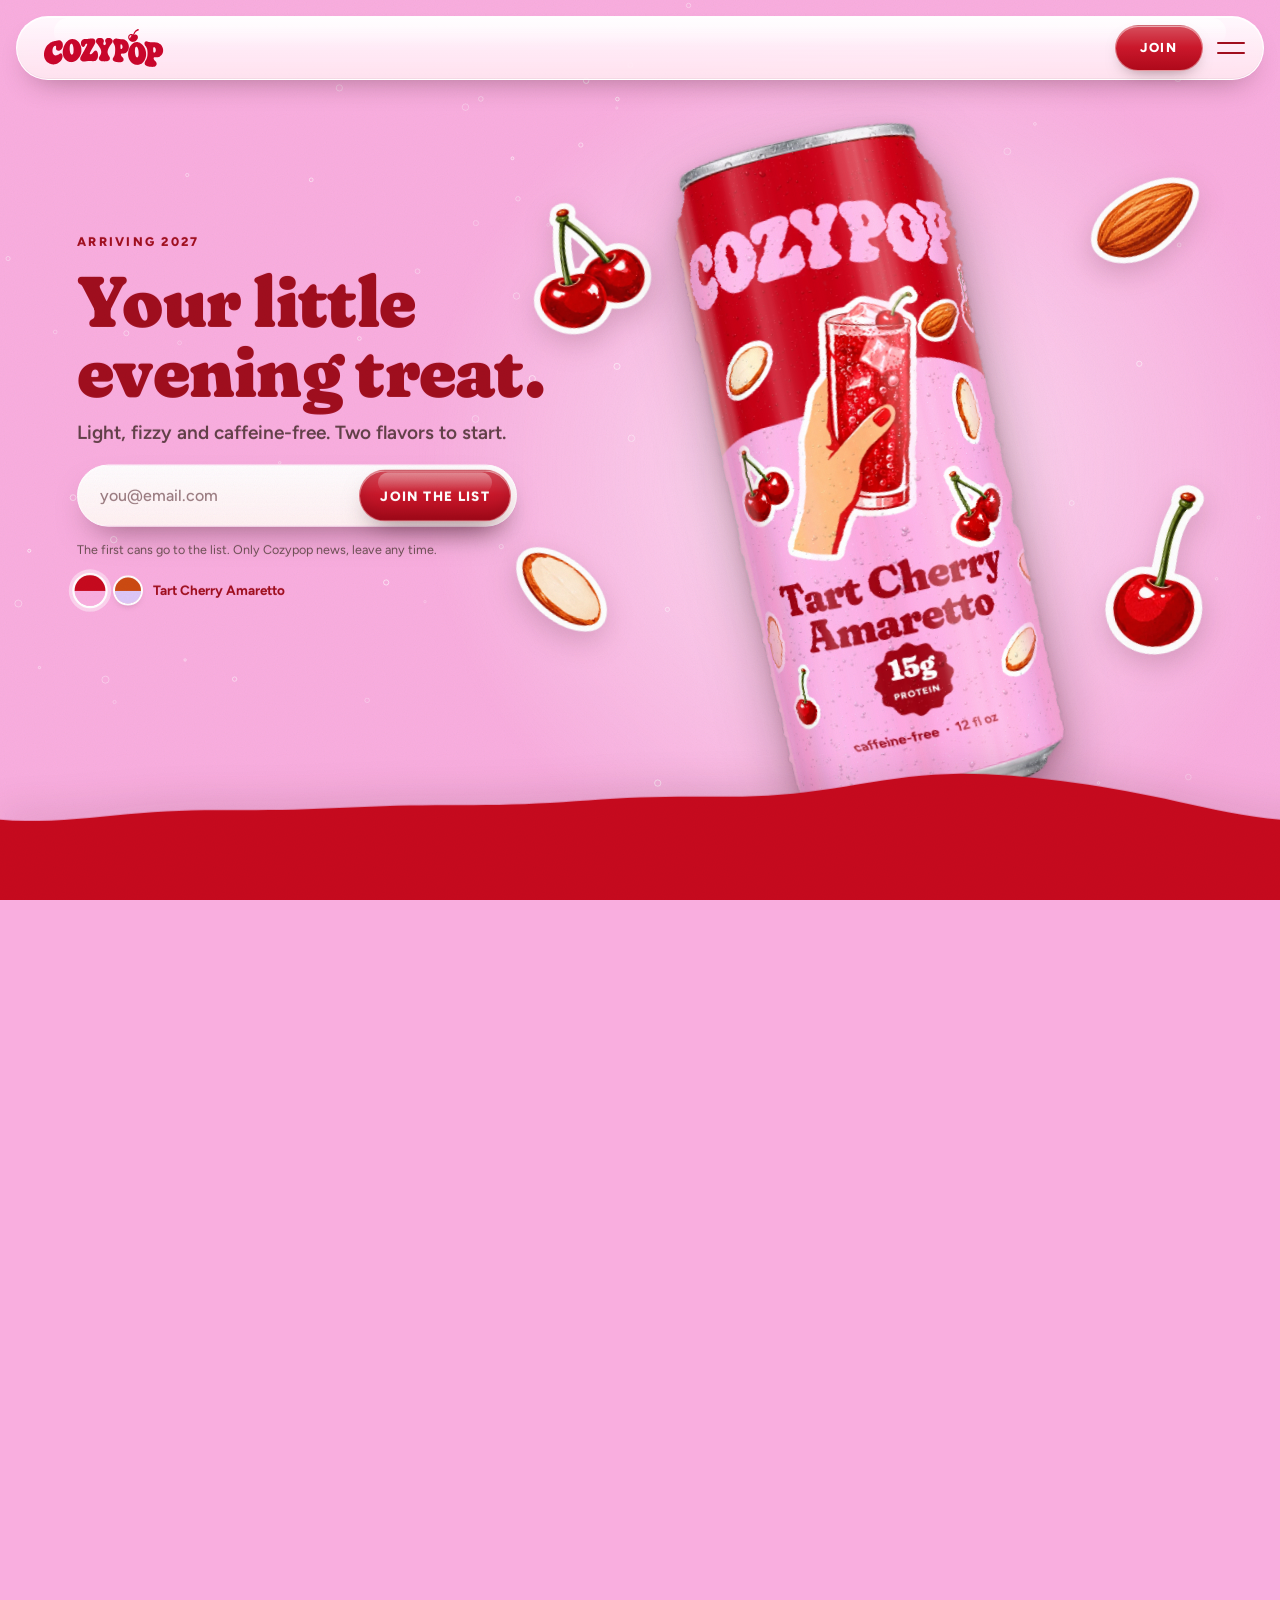
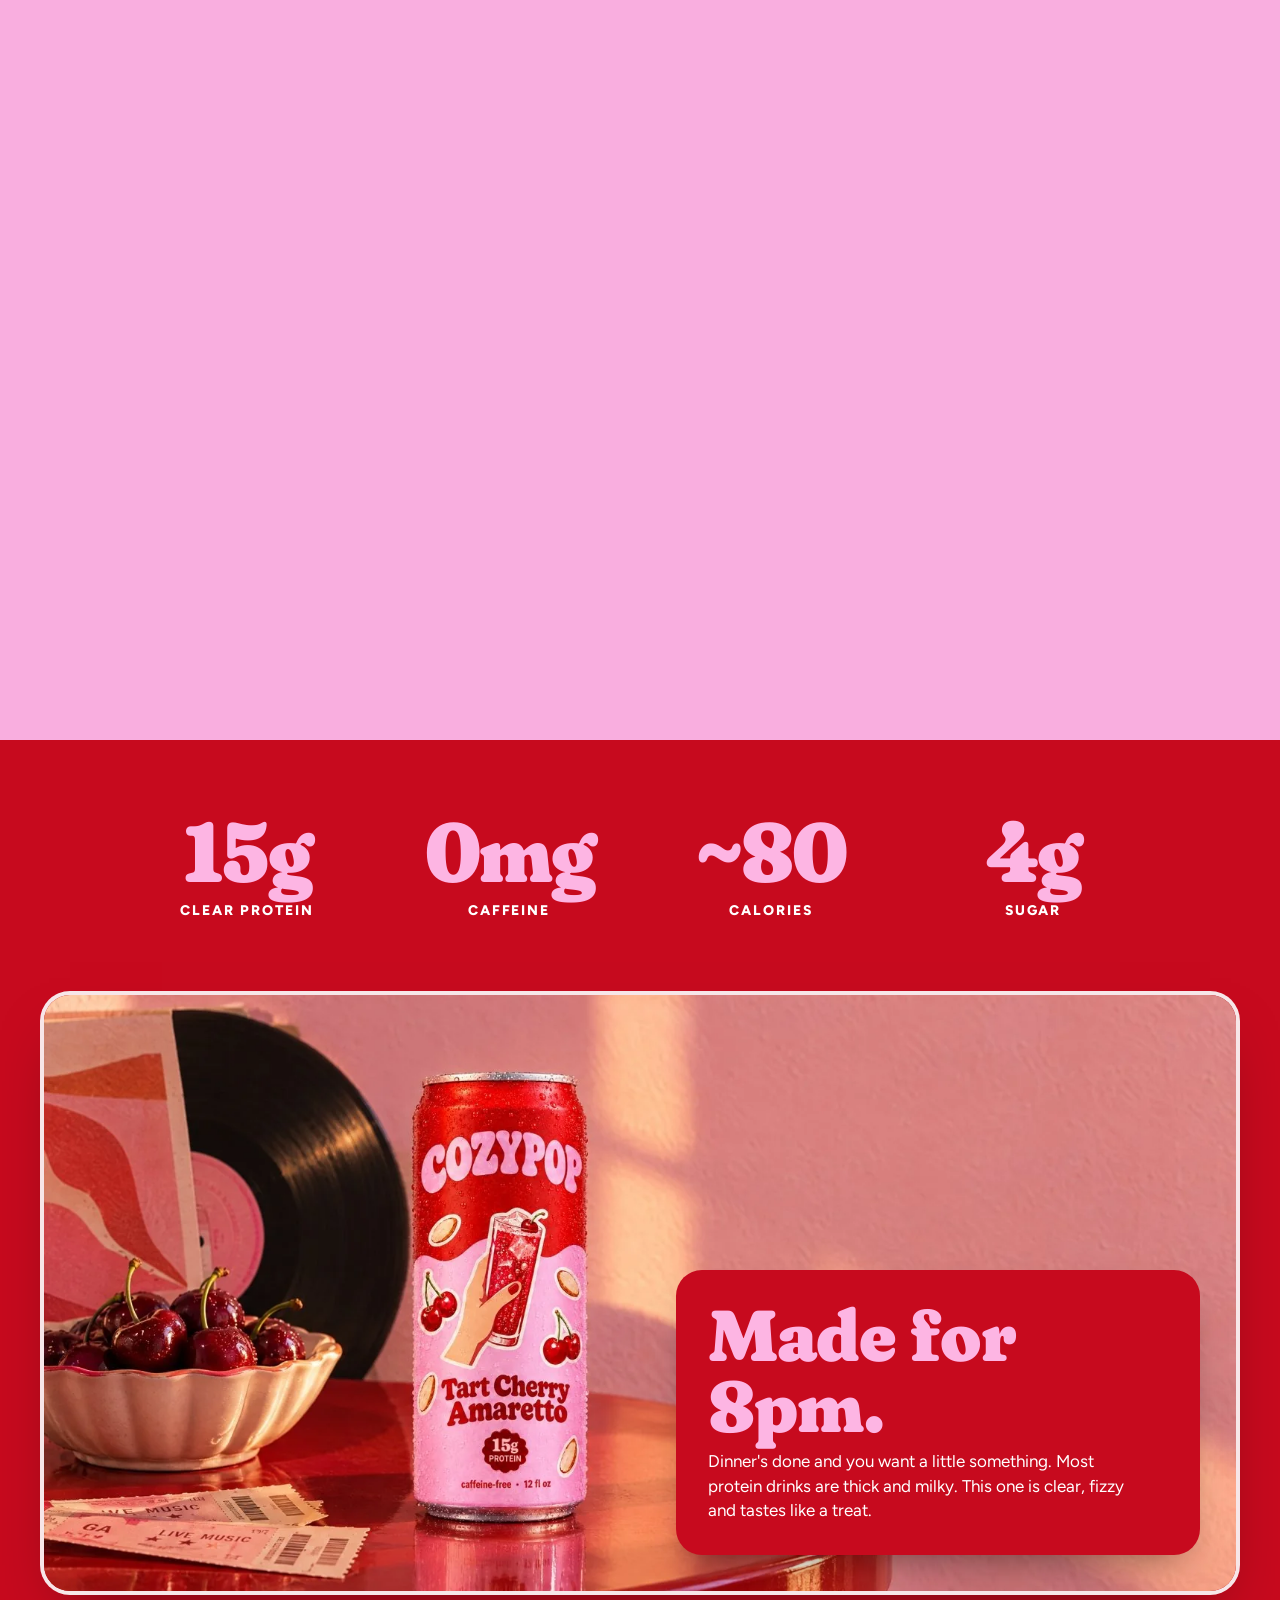
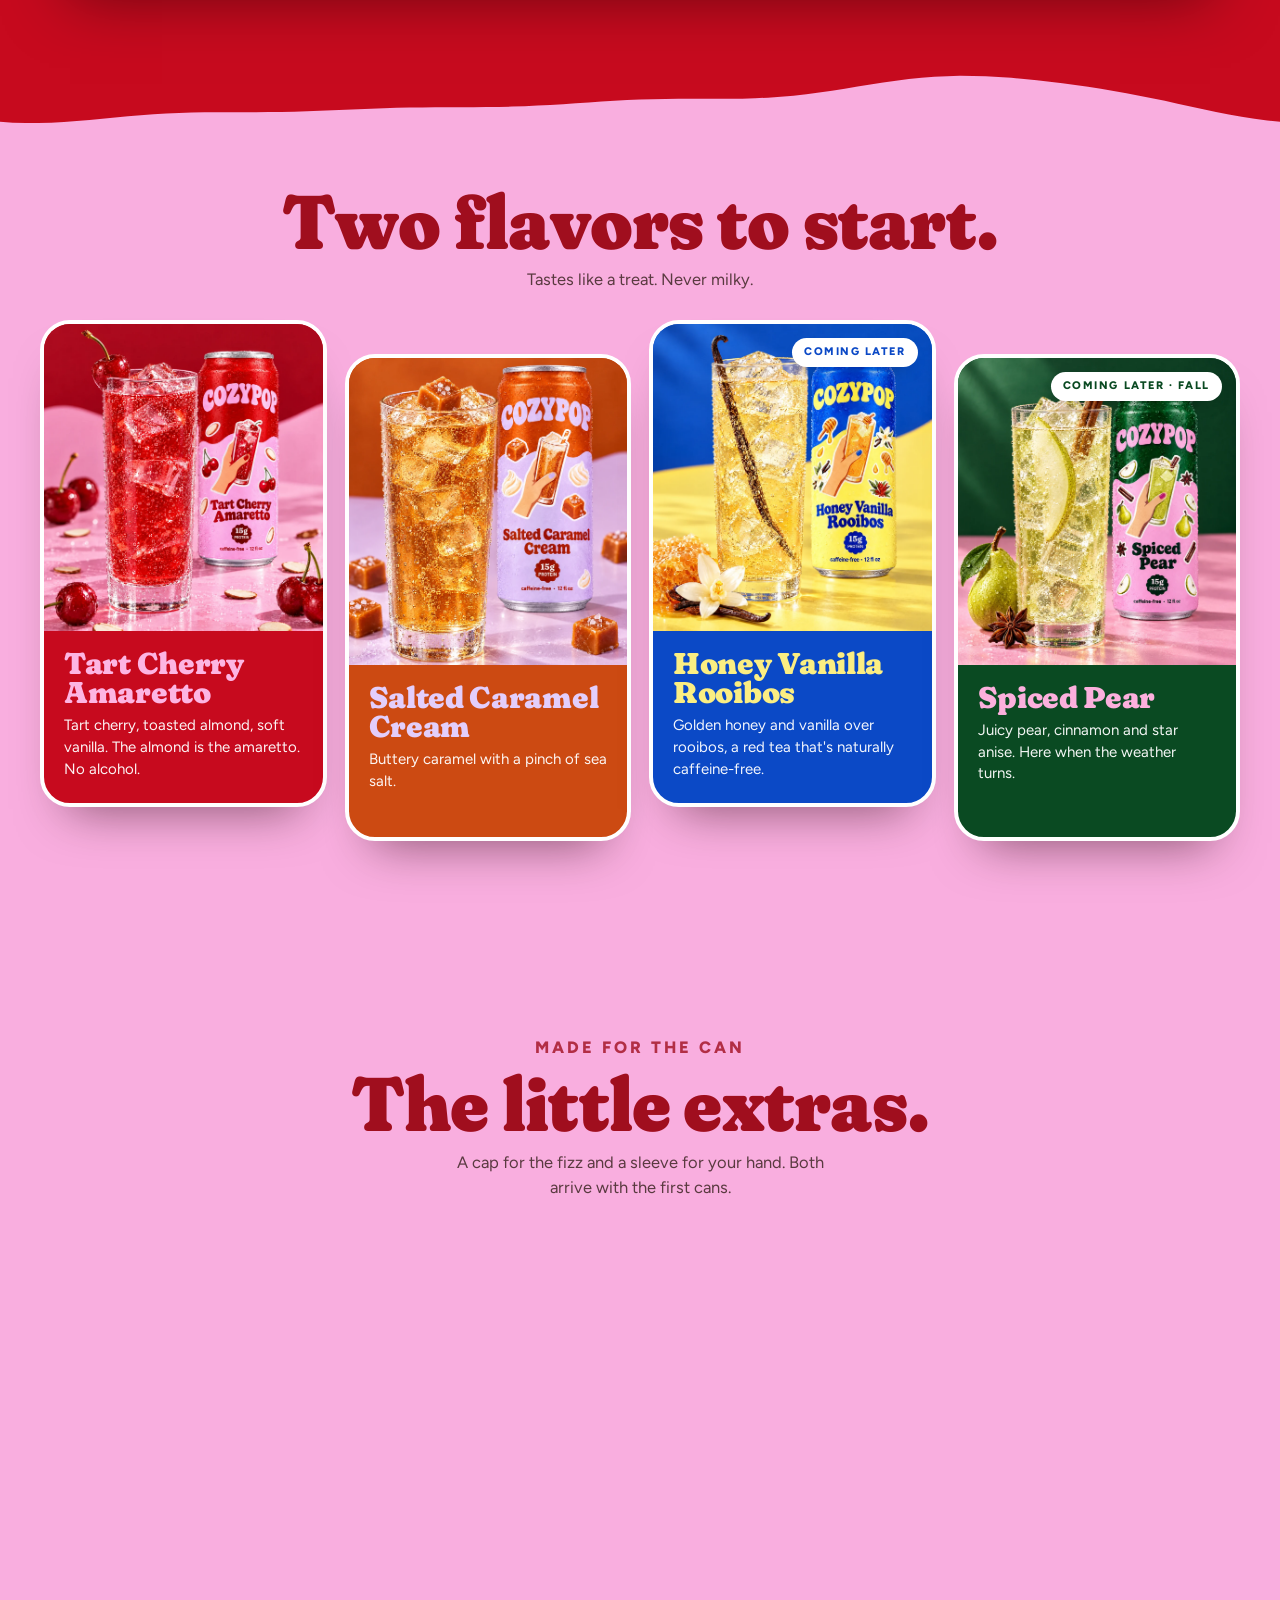
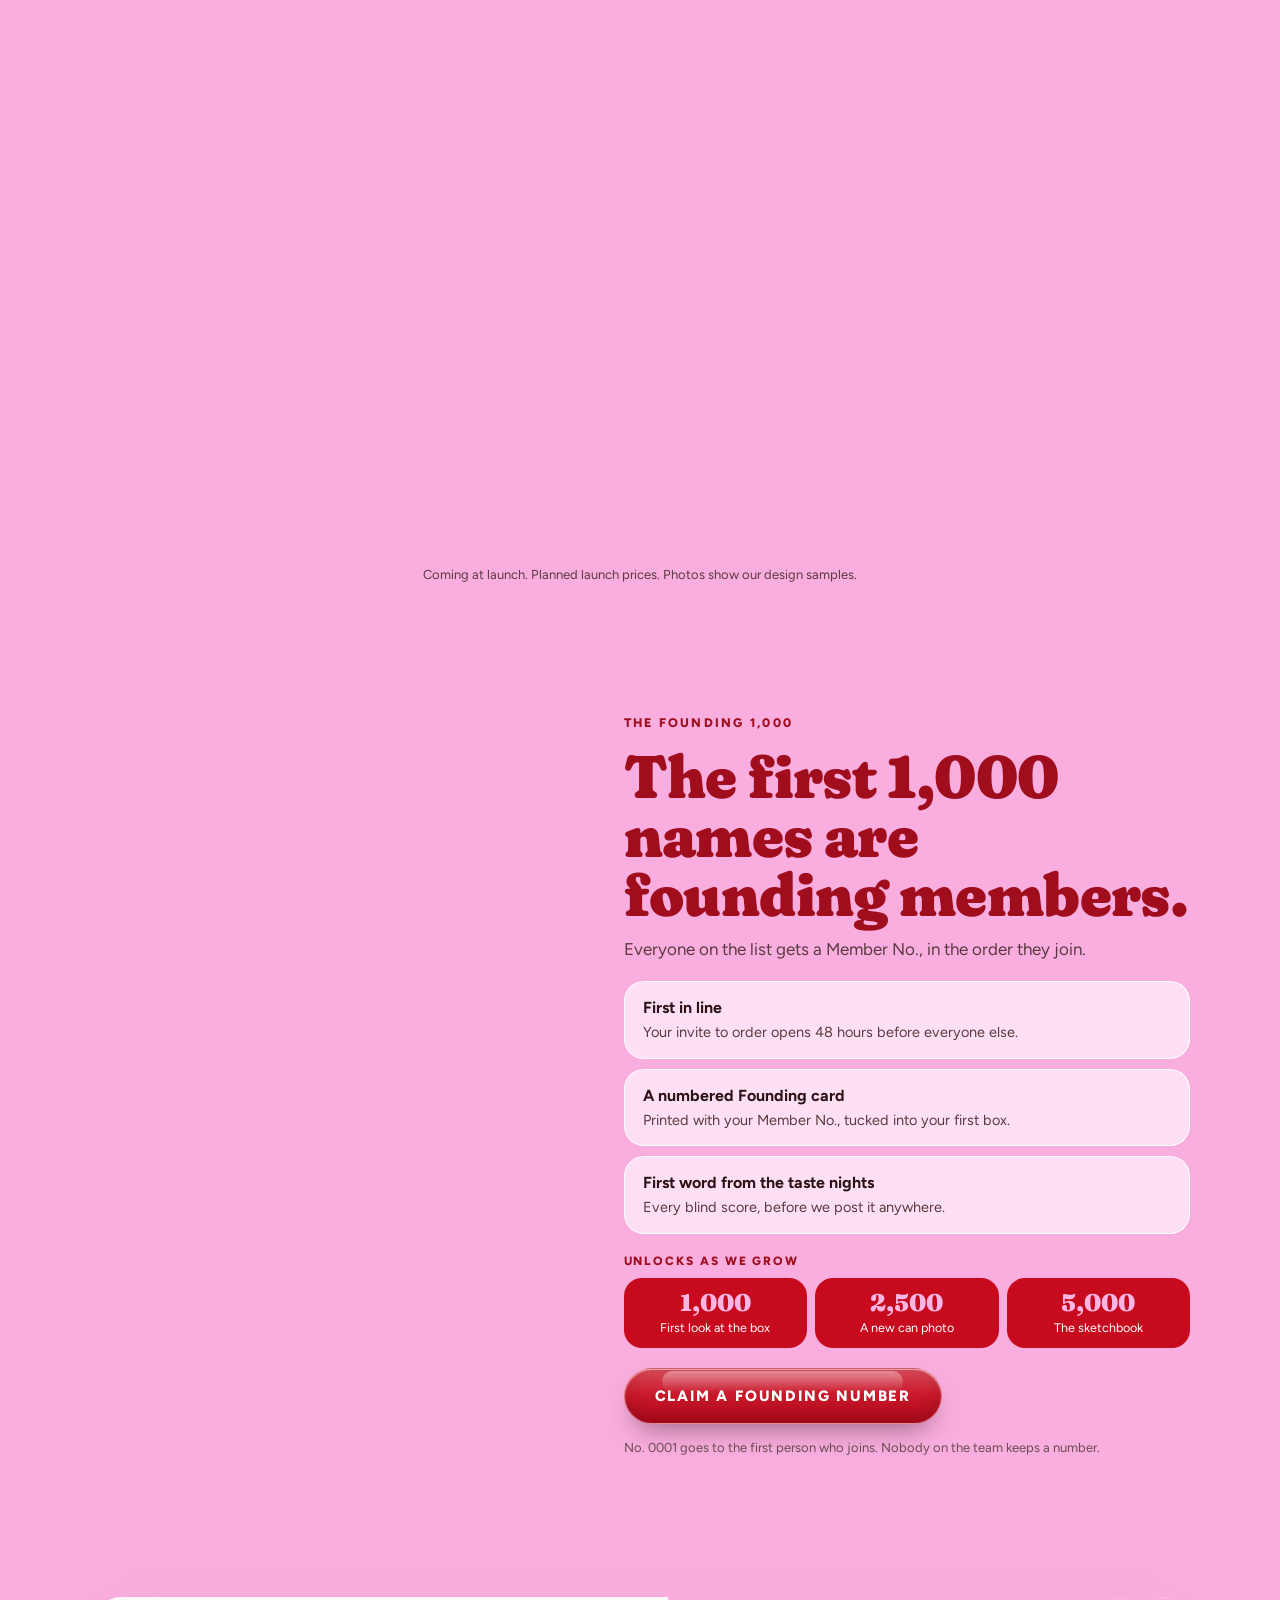
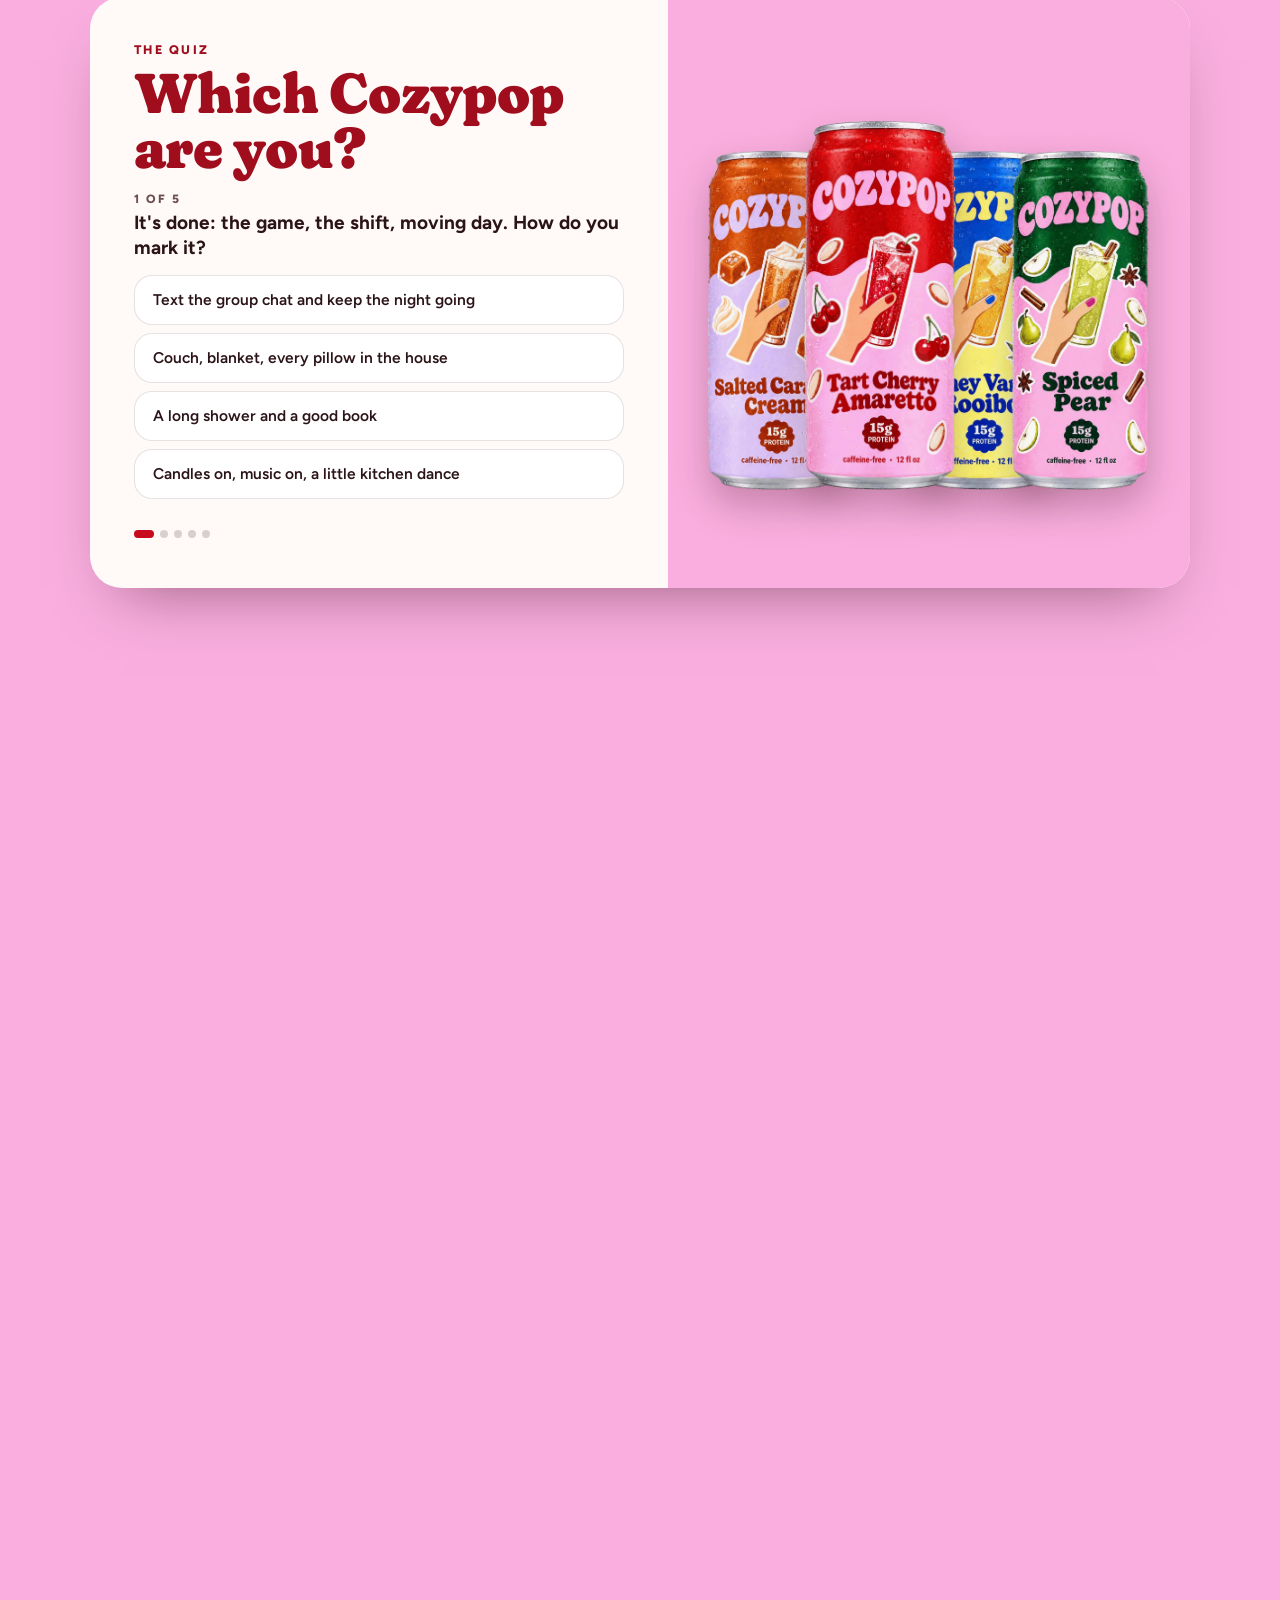
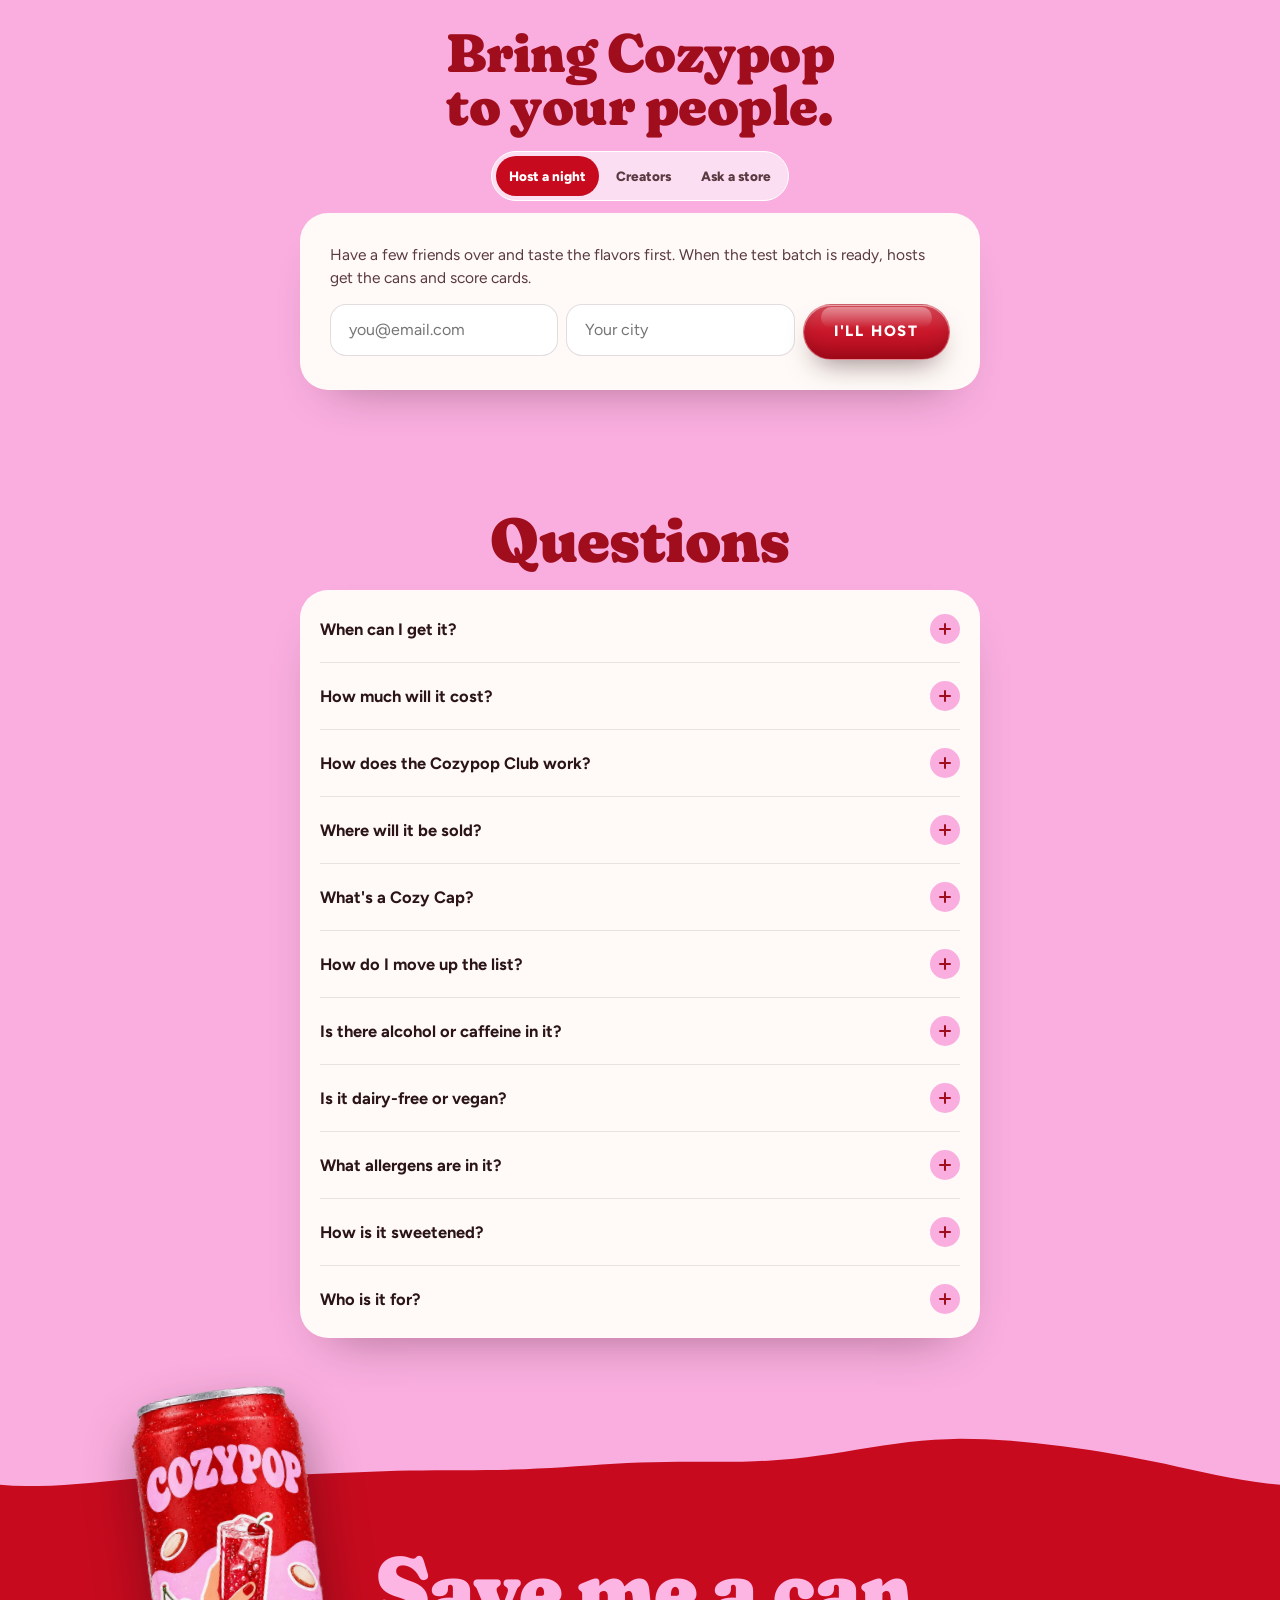
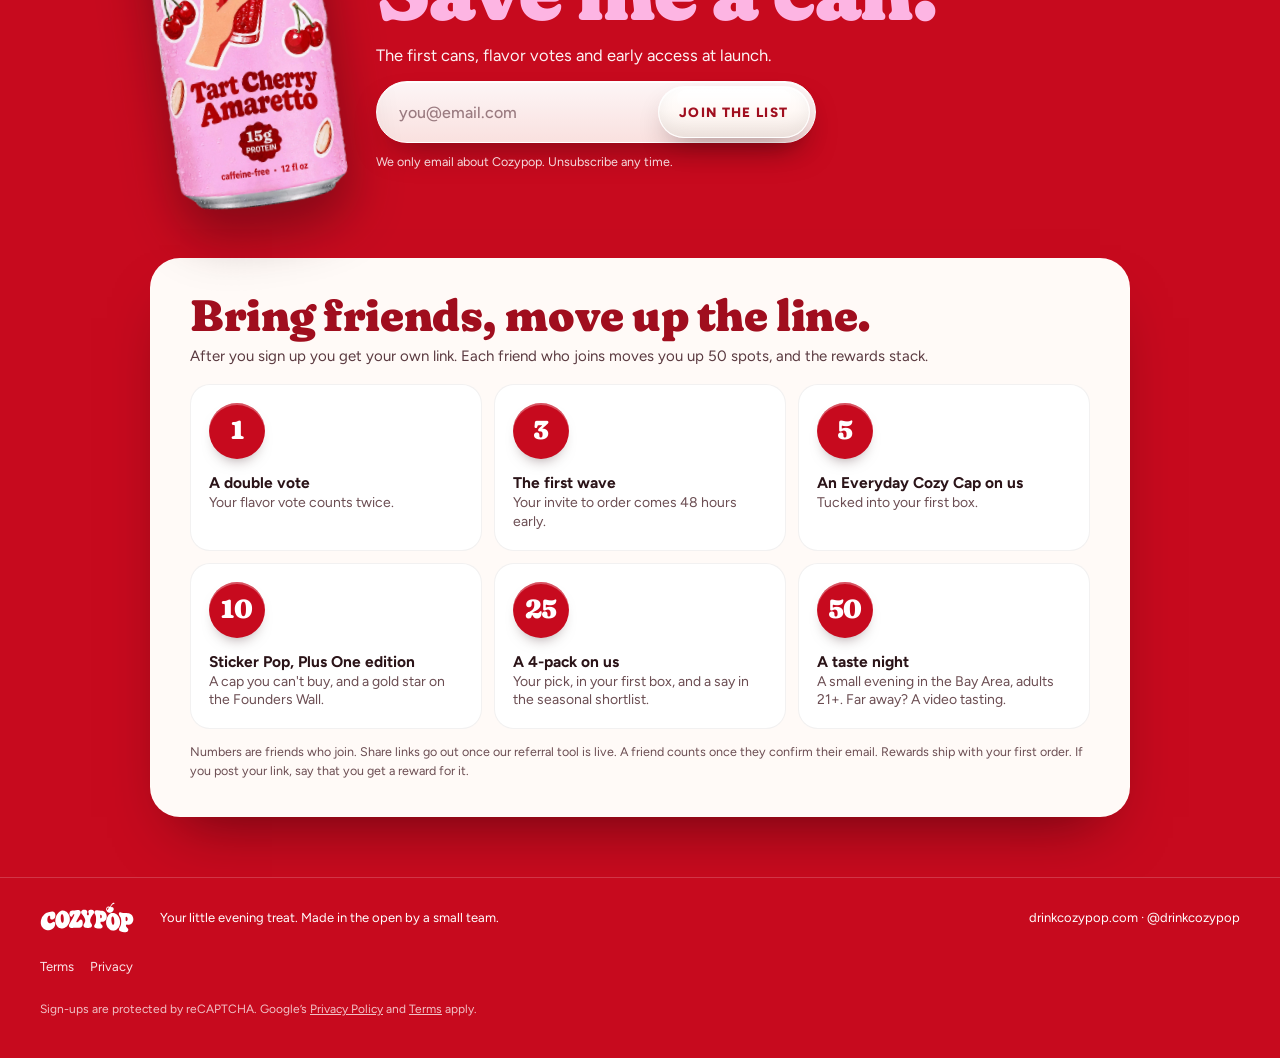
<file: drinkcozypop-site/index.html>
<!doctype html>
<html lang="en">
<head>
<meta charset="utf-8">
<meta name="viewport" content="width=device-width, initial-scale=1, viewport-fit=cover">
<title>Cozypop</title>
<meta name="description" content="Cozypop is your little evening treat: light, fizzy and caffeine-free, in two flavors to start, arriving 2027. Join the list for the first cans.">
<meta property="og:title" content="Cozypop">
<meta property="og:description" content="Your little evening treat. Light, fizzy and caffeine-free. Arriving 2027.">
<meta property="og:image" content="img/growth/share.jpg">
<meta name="robots" content="noindex, nofollow">
<meta name="theme-color" content="#F9AEDF">
<link rel="icon" href="data:image/svg+xml,%3Csvg xmlns='http://www.w3.org/2000/svg' viewBox='0 0 64 64'%3E%3Cpath d='M33 30C34 18 40 10 50 6' fill='none' stroke='%231f5a2e' stroke-width='4' stroke-linecap='round'/%3E%3Cpath d='M44 9c6-2 12 0 14 4-6 3-11 2-14-4z' fill='%231f5a2e'/%3E%3Ccircle cx='32' cy='42' r='18' fill='%23c4122f'/%3E%3Ccircle cx='25' cy='36' r='5' fill='%23f8bfd6'/%3E%3C/svg%3E">
<link rel="preconnect" href="https://fonts.googleapis.com">
<link rel="preconnect" href="https://fonts.gstatic.com" crossorigin>
<link rel="stylesheet" href="https://fonts.googleapis.com/css2?family=Fraunces:opsz,wght,SOFT@9..144,700..900,100&family=Figtree:wght@400;500;600;700;800&display=swap">
<link rel="preload" as="image" href="img/can-cherry.webp" fetchpriority="high">
<link rel="preload" as="image" href="img/can/cherry-wrap.webp">
<link rel="stylesheet" href="css/nav.css">
<link rel="stylesheet" href="css/page.css">
<style>
/* Sign-up fallback note (until the Kit form is connected) */
.form-err a,.status a{color:inherit;text-decoration:underline;text-underline-offset:2px;white-space:nowrap}
#signup-bottom+.form-err{color:#fff}
</style>
</head>
<body data-f="cherry">
<a class="skip" href="#join">Skip to the sign-up</a>
<header class="nav" id="nav">
  <a class="nav-logo" href="#top" aria-label="Cozypop, back to the top"><span class="logo-mark"></span></a>
  <div class="nav-end">
    <a class="nav-join" href="#join" data-join>Join</a>
    <button class="nav-burger" type="button" id="burger" aria-expanded="false" aria-controls="menu" aria-label="Menu"><i></i><i></i></button>
  </div>
  <nav class="menu" id="menu" aria-label="Menu" hidden>
    <a href="#flavors">Flavors</a>
    <a class="sub" href="#flavors" data-f="cherry">Tart Cherry Amaretto</a>
    <a class="sub" href="#flavors" data-f="caramel">Salted Caramel Cream</a>
    <a href="#extras">Caps and koozies</a>
    <a href="#founding">The Founding 1,000</a>
    <a href="#match">Which one are you?</a>
    <a href="#faq">Questions</a>
    <a href="#join">Join the list</a>
  </nav>
</header>

<!-- ========== 1. HERO: one photoreal can, turned by the scroll ========== -->
<section class="track" id="top" aria-labelledby="hero-h">
  <div class="stage" id="stage">
    <div class="glow" id="glow" aria-hidden="true"></div>
    <canvas id="fizz" aria-hidden="true"></canvas>
    <div id="stks" aria-hidden="true"></div>
    <div class="can" id="can" role="img" aria-label="A can of Cozypop Tart Cherry Amaretto"><canvas id="cv"></canvas></div>
    <div class="band" id="band" aria-hidden="true"><svg viewBox="0 0 2000 90" preserveAspectRatio="none"><path class="wv" fill="currentColor" d=""/></svg><i></i></div>

    <div class="hero-copy" id="hero-copy">
      <p class="kick">Arriving 2027</p>
      <h1 class="display" id="hero-h">Your little evening treat.</h1>
      <p class="sub">Light, fizzy and caffeine-free. Two flavors to start.</p>
      <!--
        WAITLIST (v47): do not edit this form. Paste KIT_FORM_ID and LAUNCHLIST_FORM_ID into CONFIG at the bottom.
        js/page.js builds the Kit address from CONFIG.KIT_FORM_ID and posts to LaunchList first for the share link.
        With both blank the form runs in demo mode and sends nothing.
      -->
      <form class="signup kit" id="signup-top" action="https://app.kit.com/forms/KIT_FORM_ID/subscriptions" method="post" novalidate>
        <label for="email-top" class="sr">Email</label>
        <input id="email-top" name="email_address" type="email" placeholder="you@email.com" autocomplete="email" required>
        <!-- KIT: hidden custom fields. creator_source is filled from ?ref=handle. signup_src is "pin" only for ?src=pin. -->
        <input type="hidden" name="fields[creator_source]" class="f-ref" value="">
        <input type="hidden" name="fields[signup_src]" class="f-src" value="">
        <input type="hidden" name="fields[flavor_match]" class="f-match" value="">
        <button type="submit" class="pill hot">Join the list</button>
      </form>
      <p class="form-err" role="alert"></p>
      <p class="note">The first cans go to the list. Only Cozypop news, leave any time.</p>
      <div class="dots" id="dots" role="group" aria-label="Pick a flavor">
        <button type="button" data-f="cherry" aria-pressed="true" aria-label="Tart Cherry Amaretto"></button>
        <button type="button" data-f="caramel" aria-pressed="false" aria-label="Salted Caramel Cream"></button>
        <span class="dots-name" id="fname">Tart Cherry Amaretto</span>
      </div>
    </div>

    <div class="beats" aria-hidden="true">
      <p class="beat display" data-b="0">Light, fizzy, <br>never milky.</p>
      <p class="beat display" data-b="1">Two flavors. <br>One is yours.</p>
    </div>
    <div class="grain" aria-hidden="true"></div>
  </div>
</section>

<main>
<!-- ========== 2. FACTS + MADE FOR 8PM (top color, the wipe lands here) ========== -->
<div class="band-sec">
  <section class="facts" aria-label="In every can">
    <div class="fact"><b>15g</b><span>clear protein</span></div>
    <div class="fact"><b>0mg</b><span>caffeine</span></div>
    <div class="fact"><b>~80</b><span>calories</span></div>
    <div class="fact"><b>4g</b><span>sugar</span></div>
  </section>
  <section class="story" id="story" aria-labelledby="story-h">
    <figure class="rv">
      <img class="fsw" data-src-t="img/story-{f}.webp" src="img/story-cherry.webp" width="1600" height="905" alt="A can of Cozypop on a side table next to a bowl of fruit and a record, in warm evening light" loading="lazy">
      <figcaption>
        <h2 class="display" id="story-h">Made for 8pm.</h2>
        <p>Dinner's done and you want a little something. Most protein drinks are thick and milky. This one is clear, fizzy and tastes like a treat.</p>
      </figcaption>
    </figure>
  </section>
  <div class="wave out" aria-hidden="true"><svg viewBox="0 0 2000 90" preserveAspectRatio="none"><path class="wv" fill="currentColor" d=""/></svg></div>
</div>

<!-- ========== 3. FLAVORS ========== -->
<section class="flavors" id="flavors" aria-labelledby="flavors-h">
  <div class="head">
    <h2 class="display" id="flavors-h">Two flavors to start.</h2>
    <p>Tastes like a treat. Never milky.</p>
  </div>
  <div class="fl-row" id="fl-row" tabindex="0" aria-label="The flavors">
    <article class="fl-card rv" data-f="cherry" id="fl-cherry">
      <div class="ph"><img src="img/pour-cherry.webp" width="1200" height="1500" alt="Tart Cherry Amaretto poured over ice next to the can" loading="lazy"></div>
      <div class="tx"><h3 class="display">Tart Cherry Amaretto</h3><p>Tart cherry, toasted almond, soft vanilla. The almond is the amaretto. No alcohol.</p></div>
    </article>
    <article class="fl-card rv" data-f="caramel" id="fl-caramel">
      <div class="ph"><img src="img/pour-caramel.webp" width="1200" height="1500" alt="Salted Caramel Cream poured over ice next to the can" loading="lazy"></div>
      <div class="tx"><h3 class="display">Salted Caramel Cream</h3><p>Buttery caramel with a pinch of sea salt.</p></div>
    </article>
    <article class="fl-card rv" data-f="honey" id="fl-honey">
      <span class="badge">Coming later</span>
      <div class="ph"><img src="img/pour-honey.webp" width="1200" height="1500" alt="Honey Vanilla Rooibos poured over ice next to the can" loading="lazy"></div>
      <div class="tx"><h3 class="display">Honey Vanilla Rooibos</h3><p>Golden honey and vanilla over rooibos, a red tea that's naturally caffeine-free.</p></div>
    </article>
    <article class="fl-card rv" data-f="pear" id="fl-pear">
      <span class="badge">Coming later · Fall</span>
      <div class="ph"><img src="img/pour-pear.webp" width="1200" height="1500" alt="Spiced Pear poured over ice next to the can" loading="lazy"></div>
      <div class="tx"><h3 class="display">Spiced Pear</h3><p>Juicy pear, cinnamon and star anise. Here when the weather turns.</p></div>
    </article>
  </div>
  <div class="row-dots" id="fl-dots" aria-hidden="true"><i class="on"></i><i></i><i></i><i></i></div>
</section>

<!-- ========== 4b. LITTLE EXTRAS: caps and koozies ========== -->
<section class="extras" id="extras" aria-labelledby="extras-h">
  <div class="head">
    <p class="kick">Made for the can</p>
    <h2 class="display" id="extras-h">The little extras.</h2>
    <p>A cap for the fizz and a sleeve for your hand. Both arrive with the first cans.</p>
  </div>
  <div class="x-row">
    <article class="x-card rv" id="x-cap" data-c="cherry">
      <div class="ph">
        <img class="x-img on" src="img/x-caps.webp" data-k="everyday" width="1200" height="1500" alt="A Tart Cherry Amaretto can wearing a red Cozy Cap, with lilac, butter and sticker-covered pink caps on the table" loading="lazy">
        <img class="x-img" src="img/x-sticker.webp" data-k="sticker" width="1200" height="1500" alt="The pink Sticker Pop cap up close, next to a sheet of matching stickers" loading="lazy">
        <span class="x-tag" id="x-cap-tag">Everyday Cap</span>
      </div>
      <div class="tx">
        <h3 class="display">Cozy Cap</h3>
        <p>Snaps onto the can and slides open to sip. Close it between sips and the fizz stays in.</p>
        <div class="x-opts" role="group" aria-label="Cozy Cap style">
          <button type="button" data-k="everyday" aria-pressed="true"><b>Everyday</b><span>$12</span></button>
          <button type="button" data-k="sticker" aria-pressed="false"><b>Sticker Pop</b><span>$15</span></button>
        </div>
        <a class="pill x-get" href="#join">Tell me at launch</a>
      </div>
    </article>
    <article class="x-card rv" id="x-wave" data-c="cherry">
      <div class="ph">
        <img class="x-img on" src="img/x-wave-cherry.webp" data-k="cherry" width="1200" height="1500" alt="A Tart Cherry Amaretto can in the cherry Wave Set sleeve, on its matching wave coaster" loading="lazy">
        <img class="x-img" src="img/x-wave-orange.webp" data-k="orange" width="1200" height="1500" alt="A Salted Caramel Cream can in the orange Wave Set sleeve, on its matching wave coaster" loading="lazy">
        <img class="x-img" src="img/x-wave-blue.webp" data-k="blue" width="1200" height="1500" alt="A Honey Vanilla Rooibos can in the blue Wave Set sleeve, on its matching wave coaster" loading="lazy">
        <img class="x-img" src="img/x-wave-green.webp" data-k="green" width="1200" height="1500" alt="A Spiced Pear can in the green Wave Set sleeve, on its matching wave coaster" loading="lazy">
        <span class="x-tag" id="x-wave-tag">Cherry</span>
      </div>
      <div class="tx">
        <h3 class="display">The Wave Set</h3>
        <p>A soft wavy sleeve and a matching coaster. Cold can, warm hands, no rings on the table.</p>
        <div class="x-sw" role="group" aria-label="Wave Set color">
          <button type="button" data-k="cherry" aria-pressed="true" style="--s:#C70A1E" aria-label="Cherry"></button>
          <button type="button" data-k="orange" aria-pressed="false" style="--s:#CC4A12" aria-label="Orange"></button>
          <button type="button" data-k="blue" aria-pressed="false" style="--s:#0B49C6" aria-label="Blue"></button>
          <button type="button" data-k="green" aria-pressed="false" style="--s:#0A4A22" aria-label="Green"></button>
        </div>
        <p class="x-price"><b>$14</b> for the set, or <b>$22</b> with an Everyday Cap</p>
        <a class="pill x-get" href="#join">Tell me at launch</a>
      </div>
    </article>
  </div>
  <p class="x-fine">Coming at launch. Planned launch prices. Photos show our design samples.</p>
</section>

<!-- ========== 5. THE FOUNDING 1,000 ========== -->
<section class="founding" id="founding" aria-labelledby="founding-h">
  <figure class="fd-fig rv">
    <img class="fsw" data-src-t="img/top-{f}.webp" src="img/top-cherry.webp" width="960" height="1640" alt="" loading="lazy">
    <div class="mcard" id="mcard" role="img" aria-label="A Cozypop Founding 1,000 member card. The Member No. shows as four dots until your number arrives.">
      <svg class="mc-wave" viewBox="0 0 400 120" preserveAspectRatio="none" aria-hidden="true"><path d="M0 46 Q50 18 100 46 T200 46 T300 46 T400 46 V120 H0Z" fill="currentColor"/></svg>
      <div class="mc-top"><span class="logo-mark"></span><span class="mc-kind">Member card</span></div>
      <div class="mc-bot"><div><span class="mc-lab">Member No.</span><span class="mc-dots"><i></i><i></i><i></i><i></i></span></div><div class="mc-tier"><small>Founding</small><b>1,000</b></div></div>
    </div>
  </figure>
  <div class="fd-copy">
    <p class="kick">The Founding 1,000</p>
    <h2 class="display" id="founding-h">The first 1,000 names are founding members.</h2>
    <p class="lede">Everyone on the list gets a Member No., in the order they join.</p>
    <!-- FOUNDING COUNTER: hidden until CONFIG.FOUNDING_SPOTS_TAKEN holds a real, confirmed whole number. -->
    <div class="cp-fc" id="cp-founding-counter" hidden>
      <p class="cp-fc-line" aria-live="polite"></p>
      <div class="cp-fc-track" role="progressbar" aria-valuemin="0" aria-valuemax="1000" aria-label="Founding spots taken"><span></span></div>
      <p class="cp-fc-note"></p>
    </div>
    <ul class="perks">
      <li><b>First in line</b><span>Your invite to order opens 48 hours before everyone else.</span></li>
      <li><b>A numbered Founding card</b><span>Printed with your Member No., tucked into your first box.</span></li>
      <li><b>First word from the taste nights</b><span>Every blind score, before we post it anywhere.</span></li>
    </ul>
    <div class="unlocks" aria-label="Unlocks as the list grows">
      <p>Unlocks as we grow</p>
      <ol class="fu-list">
        <li data-at="1000"><b>1,000</b><span>First look at the box</span></li>
        <li data-at="2500"><b>2,500</b><span>A new can photo</span></li>
        <li data-at="5000"><b>5,000</b><span>The sketchbook</span></li>
      </ol>
    </div>
    <a class="pill hot" href="#join" data-join>Claim a founding number</a>
    <p class="small">No. 0001 goes to the first person who joins. Nobody on the team keeps a number.</p>
  </div>
</section>

<!-- ========== 6. QUIZ ========== -->
<section class="match" id="match" aria-labelledby="match-h">
  <div class="match-card" id="match-card">
    <div class="mq-side">
      <p class="kick">The quiz</p>
      <h2 class="display" id="match-h">Which Cozypop are you?</h2>
      <div id="mq">
        <fieldset class="mq on"><legend><span class="step">1 of 5</span>It's done: the game, the shift, moving day. How do you mark it?</legend>
          <div class="mq-opts"><button type="button" data-f="cherry">Text the group chat and keep the night going</button><button type="button" data-f="caramel">Couch, blanket, every pillow in the house</button><button type="button" data-f="honey">A long shower and a good book</button><button type="button" data-f="pear">Candles on, music on, a little kitchen dance</button></div>
        </fieldset>
        <fieldset class="mq"><legend><span class="step">2 of 5</span>Pick the soundtrack.</legend>
          <div class="mq-opts"><button type="button" data-f="cherry">A big, singable chorus</button><button type="button" data-f="caramel">Old favorites, every word</button><button type="button" data-f="honey">Soft acoustic and a little jazz</button><button type="button" data-f="pear">A crackly record, autumn playlist</button></div>
        </fieldset>
        <fieldset class="mq"><legend><span class="step">3 of 5</span>Your night-in outfit?</legend>
          <div class="mq-opts"><button type="button" data-f="cherry">Matching set, red lip still on</button><button type="button" data-f="caramel">The oversized hoodie. Always.</button><button type="button" data-f="honey">Soft pajamas, fuzzy socks</button><button type="button" data-f="pear">A chunky knit sweater</button></div>
        </fieldset>
        <fieldset class="mq"><legend><span class="step">4 of 5</span>What's on the screen tonight?</legend>
          <div class="mq-opts"><button type="button" data-f="cherry">The rom-com you've seen ten times</button><button type="button" data-f="caramel">A reality show, group chat live-texting</button><button type="button" data-f="honey">Nothing. A book is open.</button><button type="button" data-f="pear">A baking show with a lot of plaid</button></div>
        </fieldset>
        <fieldset class="mq"><legend><span class="step">5 of 5</span>Pick a little extra.</legend>
          <div class="mq-opts"><button type="button" data-f="cherry">Dark chocolate with sea salt</button><button type="button" data-f="caramel">Warm cookies off the tray</button><button type="button" data-f="honey">Toast with honey</button><button type="button" data-f="pear">Anything with cinnamon</button></div>
        </fieldset>
        <div class="mq-foot"><div class="mq-dots" aria-hidden="true"><i class="on"></i><i></i><i></i><i></i><i></i></div><button type="button" class="mq-back" id="mq-back">Back</button></div>
      </div>
    </div>
    <div class="m-stage" id="m-stage" aria-live="polite">
      <div class="m-cans" aria-hidden="true"><img src="img/can-caramel.webp" width="614" height="1500" alt="" loading="lazy"><img src="img/can-cherry.webp" width="627" height="1500" alt="" loading="lazy"><img src="img/can-honey.webp" width="621" height="1500" alt="" loading="lazy"><img src="img/can-pear.webp" width="621" height="1500" alt="" loading="lazy"></div>
      <div class="m-res">
        <img id="m-img" src="img/growth/quiz-cherry.jpg" width="1080" height="1920" alt="" loading="lazy">
        <div class="m-tx">
          <span class="k">The quiz says you're</span>
          <h3 class="display" id="m-name">The Main Character</h3>
          <p class="m-flav" id="m-flav">Tart Cherry Amaretto</p>
          <p id="m-line"></p>
          <p class="m-moment" id="m-moment"></p>
          <div class="m-acts"><a class="pill hot" href="#join" id="m-save">Save me this can</a><button type="button" class="pill" id="m-share">Share</button></div>
          <p class="m-status" role="status"></p>
          <div class="m-more"><a id="m-card" href="img/growth/quiz-cherry.jpg" download="cozypop-cherry.jpg">Save my result card</a><button type="button" id="m-again">Take it again</button></div>
        </div>
      </div>
    </div>
  </div>
</section>

<!-- ========== 7. INSIDE + WHERE WE ARE + VOTE ========== -->
<section class="inside" id="inside" aria-labelledby="inside-h">
  <div class="in-card rv">
    <div class="in-l">
      <div class="in-stk" aria-hidden="true"><img class="fsw" data-src-t="img/stk-{f}-1.webp" src="img/stk-cherry-1.webp" alt="" loading="lazy"><img class="fsw" data-src-t="img/stk-{f}-2.webp" src="img/stk-cherry-2.webp" alt="" loading="lazy"><img class="fsw" data-src-t="img/stk-{f}-3.webp" src="img/stk-cherry-3.webp" alt="" loading="lazy"><img class="fsw" data-src-t="img/stk-{f}-4.webp" src="img/stk-cherry-4.webp" alt="" loading="lazy"></div>
      <h2 class="display" id="inside-h">What's inside.</h2>
      <p>Six things, nothing hidden. Per 12 fl oz can: ~80 calories, 4g sugar, 0mg caffeine. Contains milk.</p>
    </div>
    <ol class="ingr">
      <li><b>Sparkling water</b><span>The fizz.</span></li>
      <li><b>Clear whey protein isolate</b><span>From milk, filtered until it's clear and light.</span></li>
      <li><b>Real fruit and natural flavors</b><span>Tart cherry in the cherry, caramel and vanilla in the caramel.</span></li>
      <li><b>L-theanine</b><span>200mg, an amino acid found in tea leaves.</span></li>
      <li><b>Monk fruit and stevia leaf extract</b><span>Sweetness, with only 4g of sugar.</span></li>
      <li><b>Citric acid</b><span>Keeps it bright.</span></li>
    </ol>
  </div>

  <div class="road rv" aria-labelledby="road-h">
    <h2 class="display" id="road-h">Where we are.</h2>
    <ol class="steps">
      <li class="now"><span>Now</span>Getting the taste right</li>
      <li><span>Next</span>Blind taste tests</li>
      <li><span>Then</span>A small first batch</li>
      <li><span>Then</span>Orders open</li>
      <li><span>2027</span>Launch, online first</li>
    </ol>
    <p class="rule"><b>Our one rule: 9 out of 10, or back to the kitchen.</b> Every flavor is tasted blind by at least 20 people who would buy it. Cups carry only numbers, so nobody is being polite.</p>
  </div>

  <div class="vote rv" id="vote" aria-labelledby="vote-h">
    <h2 class="display" id="vote-h">Choose our next flavor.</h2>
    <div class="choices" role="group" aria-label="Next flavor options">
      <button type="button" class="choice" aria-pressed="false"><b>Toasted Marshmallow</b></button>
      <button type="button" class="choice" aria-pressed="false"><b>Cherry Vanilla</b></button>
      <button type="button" class="choice" aria-pressed="false"><b>Maple Pecan</b></button>
      <button type="button" class="choice" aria-pressed="false"><b>Strawberry Shortcake</b></button>
      <button type="button" class="choice" aria-pressed="false"><b>Chai Spice</b></button>
    </div>
    <p class="status" role="status" id="vote-status"></p>
  </div>
</section>

<!-- ========== 8. BRING COZYPOP TO YOUR PEOPLE ========== -->
<section class="people" id="people" aria-labelledby="people-h">
  <h2 class="display" id="people-h">Bring Cozypop to your people.</h2>
  <div class="tabs" role="tablist" aria-label="Ways to help">
    <button type="button" role="tab" id="t-host" aria-controls="p-host" aria-selected="true">Host a night</button>
    <button type="button" role="tab" id="t-crew" aria-controls="p-crew" aria-selected="false" tabindex="-1">Creators</button>
    <button type="button" role="tab" id="t-store" aria-controls="p-store" aria-selected="false" tabindex="-1">Ask a store</button>
  </div>
  <div class="pp-card">
    <div class="panel" role="tabpanel" id="p-host" aria-labelledby="t-host">
      <p>Have a few friends over and taste the flavors first. When the test batch is ready, hosts get the cans and score cards.</p>
      <!-- HOST_FORM_URL: paste the Kit form action for tasting-night hosts into CONFIG. Until then it offers a pre-filled email. -->
      <form class="mini" data-link="HOST_FORM_URL" action="#" method="post" novalidate>
        <label for="host-email" class="sr">Email</label><input id="host-email" name="email_address" type="email" placeholder="you@email.com" autocomplete="email" required>
        <label for="host-city" class="sr">City</label><input id="host-city" name="fields[city]" type="text" placeholder="Your city" autocomplete="address-level2">
        <input type="hidden" name="fields[creator_source]" class="f-ref" value="">
        <button type="submit" class="pill hot">I'll host</button>
      </form>
      <p class="status" role="status"></p>
    </div>
    <div class="panel" role="tabpanel" id="p-crew" aria-labelledby="t-crew" hidden>
      <p>Make videos, run a café, or own a shop your neighbors love? Tell us where to find you and we'll reach out when samples are ready.</p>
      <!-- CREW_FORM_URL: paste the creators / Cozy Crew sign-up form action into CONFIG. Until then it offers a pre-filled email. -->
      <form class="mini" data-link="CREW_FORM_URL" action="#" method="post" novalidate>
        <label for="cr-email" class="sr">Email</label><input id="cr-email" name="email_address" type="email" placeholder="you@email.com" autocomplete="email" required>
        <label for="cr-handle" class="sr">Handle or shop name</label><input id="cr-handle" name="fields[handle]" type="text" placeholder="@handle or shop name">
        <input type="hidden" name="fields[creator_source]" class="f-ref" value="">
        <button type="submit" class="pill hot">Count me in</button>
      </form>
      <p class="status" role="status"></p>
    </div>
    <div class="panel" role="tabpanel" id="p-store" aria-labelledby="t-store" hidden>
      <p>Name the shop or café where you'd like to find Cozypop. We count every request and bring the count when we ask a store to carry it. We share only the count, never your name or email.</p>
      <!-- STORE_FORM_URL: paste the same Kit waitlist form action into CONFIG (see go-live/ask-your-store/README.md). Until then it offers a pre-filled email. -->
      <form class="sa-form" id="store-form" data-link="STORE_FORM_URL" action="#" method="post" novalidate>
        <label for="sa-store" class="sr">Store or café</label><input id="sa-store" name="fields[store_name]" type="text" maxlength="80" placeholder="Store or café" autocomplete="off" required>
        <label for="sa-city" class="sr">City</label><input id="sa-city" name="fields[store_city]" type="text" maxlength="60" placeholder="City" autocomplete="address-level2" required>
        <label for="sa-email" class="sr">Email, optional</label><input id="sa-email" name="email_address" type="email" placeholder="Email (optional, to hear if they say yes)" autocomplete="email">
        <input type="hidden" name="fields[creator_source]" class="f-ref" value="">
        <input type="hidden" name="fields[signup_src]" value="store">
        <button type="submit" class="pill hot">Ask your store</button>
        <p class="sa-status status" role="status" aria-live="polite"></p>
      </form>
    </div>
  </div>
</section>

<!-- ========== 9. FAQ ========== -->
<section class="faq" id="faq" aria-labelledby="faq-h">
  <h2 class="display" id="faq-h">Questions</h2>
  <div class="list">
    <details><summary>When can I get it?<i aria-hidden="true"></i></summary><p>We're aiming for 2027. People on the list get in before anyone else.</p></details>
    <details><summary>How much will it cost?<i aria-hidden="true"></i></summary><p>A 12-Pack is $49.99, about $4.17 a can, and shop orders ship for $9.99. A Club Box is 24 cans for $99.98 with shipping included. 4-packs and a numbered Founders Box arrive at launch too. Prices aren't final yet.</p></details>
    <details id="faq-club"><summary>How does the Cozypop Club work?<i aria-hidden="true"></i></summary><p>Our subscription, opening at launch. Pick a mix and get 24 cans every 4 or 8 weeks for $99.98, shipping included. Your first three boxes each carry a gift: an Everyday Cozy Cap, then a Wave coaster, then a Sticker Pop cap. Your first box has a money-back guarantee, one per household. Members get first pick of new flavors and a vote on what's next, and can swap, skip or pause anytime.</p></details>
    <details><summary>Where will it be sold?<i aria-hidden="true"></i></summary><p>Online first, shipped to your door. Then stores, one city at a time.</p></details>
    <details><summary>What's a Cozy Cap?<i aria-hidden="true"></i></summary><p>A cap that snaps onto your can, with a slide-open sip hole. Set it down, come back to it later. The Everyday cap is $12 and the sticker-covered Sticker Pop is $15. Founding members get one in their first box.</p></details>
    <details><summary>How do I move up the list?<i aria-hidden="true"></i></summary><p>Share your link. Each friend who joins moves you up 50 spots, and the rewards stack. See the ladder at the bottom of this page. A friend counts once they confirm their email.</p></details>
    <details><summary>Is there alcohol or caffeine in it?<i aria-hidden="true"></i></summary><p>Neither. Amaretto is the name of the almond flavor, and every Cozypop is non-alcoholic. Every flavor is caffeine-free too.</p></details>
    <details><summary>Is it dairy-free or vegan?<i aria-hidden="true"></i></summary><p>No. The protein is whey, which comes from milk. It's clear and light, but it does contain milk.</p></details>
    <details><summary>What allergens are in it?<i aria-hidden="true"></i></summary><p>Milk, from the whey. The almond note in Tart Cherry Amaretto comes from flavoring, and we'll confirm with our factory whether any tree nuts are involved before launch. Every can lists its allergens.</p></details>
    <details><summary>How is it sweetened?<i aria-hidden="true"></i></summary><p>A little real fruit, honey or cane sugar, plus monk fruit and stevia leaf extract. About 4 grams of sugar a can.</p></details>
    <details><summary>Who is it for?<i aria-hidden="true"></i></summary><p>Grown-ups. Cozypop is made for adults, not kids. Like any protein drink, check the label and ask your doctor if you're unsure.</p></details>
  </div>
</section>
</main>

<!-- ========== 10. JOIN + REFERRAL LADDER ========== -->
<section class="join" id="join" aria-labelledby="join-h">
  <div class="wave" aria-hidden="true"><svg viewBox="0 0 2000 90" preserveAspectRatio="none"><path class="wv" fill="currentColor" d=""/></svg></div>
  <div class="join-in">
    <div class="join-hero">
      <img class="join-can fsw" data-src-t="img/can-{f}.webp" src="img/can-cherry.webp" width="627" height="1500" alt="" loading="lazy">
      <div class="join-copy">
        <h2 class="display" id="join-h">Save me a can.</h2>
        <p>The first cans, flavor votes and early access at launch.</p>
        <!--
          WAITLIST (v47): do not edit this form. Paste KIT_FORM_ID and LAUNCHLIST_FORM_ID into CONFIG at the bottom.
          js/page.js builds the Kit address from CONFIG.KIT_FORM_ID and posts to LaunchList first for the share link.
          With both blank the form runs in demo mode and sends nothing.
        -->
        <form class="signup kit" id="signup-bottom" action="https://app.kit.com/forms/KIT_FORM_ID/subscriptions" method="post" novalidate>
          <label for="email-bottom" class="sr">Email</label>
          <input id="email-bottom" name="email_address" type="email" placeholder="you@email.com" autocomplete="email" required>
          <!-- KIT: hidden custom fields. creator_source is filled from ?ref=handle. signup_src is "pin" only for ?src=pin. -->
          <input type="hidden" name="fields[creator_source]" class="f-ref" value="">
          <input type="hidden" name="fields[signup_src]" class="f-src" value="">
          <input type="hidden" name="fields[flavor_match]" class="f-match" value="">
          <button type="submit" class="pill">Join the list</button>
        </form>
        <p class="form-err" role="alert"></p>
        <p class="note">We only email about Cozypop. Unsubscribe any time.</p>
      </div>
    </div>
    <!-- REFERRAL_EMBED: when the referral tool is ready, paste its embed into CONFIG.REFERRAL_EMBED (an https script or iframe URL). It loads into this slot. -->
    <div class="referral-slot" id="referral-slot"></div>
    <div class="ladder-card" aria-labelledby="ladder-h">
      <h3 class="display" id="ladder-h">Bring friends, move up the line.</h3>
      <p class="ladder-sub">After you sign up you get your own link. Each friend who joins moves you up 50 spots, and the rewards stack.</p>
      <ol class="ladder">
        <li><span class="n display">1</span><span><b>A double vote</b>Your flavor vote counts twice.</span></li>
        <li><span class="n display">3</span><span><b>The first wave</b>Your invite to order comes 48 hours early.</span></li>
        <li><span class="n display">5</span><span><b>An Everyday Cozy Cap on us</b>Tucked into your first box.</span></li>
        <li><span class="n display">10</span><span><b>Sticker Pop, Plus One edition</b>A cap you can't buy, and a gold star on the Founders Wall.</span></li>
        <li><span class="n display">25</span><span><b>A 4-pack on us</b>Your pick, in your first box, and a say in the seasonal shortlist.</span></li>
        <li><span class="n display">50</span><span><b>A taste night</b>A small evening in the Bay Area, adults 21+. Far away? A video tasting.</span></li>
      </ol>
      <p class="tiny">Numbers are friends who join. Share links go out once our referral tool is live. A friend counts once they confirm their email. Rewards ship with your first order. If you post your link, say that you get a reward for it.</p>
    </div>
  </div>
</section>

<footer>
  <div class="in">
    <span class="logo-mark" aria-hidden="true"></span>
    <span>Your little evening treat. Made in the open by a small team.</span>
    <span>drinkcozypop.com · @drinkcozypop</span>
    <nav class="legal" aria-label="Policies"><a href="/terms/">Terms</a><a href="/privacy/">Privacy</a></nav>
  </div>
</footer>

<!-- Phone: a cream pill to join, after the hero -->
<div class="bar" id="bar" aria-hidden="true">
  <img class="fsw" data-src-t="img/thumb-{f}.webp" src="img/thumb-cherry.webp" width="92" height="220" alt="">
  <div><b>Save me a can</b><span>The first cans go to the list</span></div>
  <a class="pill hot" href="#join" data-join tabindex="-1">Join</a>
</div>

<script>
/* ===== CONFIG: placeholders. Anything that is not an https:// link counts as "not set up yet". ===== */
var CONFIG={
  /* Pre-orders: paste the two checkout links, then set PREORDERS_OPEN:true. Until then the buttons send people to the list. */
  PREORDERS_OPEN:false,
  CHECKOUT_LINK_12PACK:'CHECKOUT_LINK_12PACK',
  CHECKOUT_LINK_CLUB:'CHECKOUT_LINK_CLUB',
  PREORDERS_COUNT:null,             /* Real number of paid pre-order boxes (from Stripe), whole number, no quotes. null keeps it hidden. Never a guess. */
  CHECKOUT_LINK_TIER_5:'CHECKOUT_LINK_TIER_5',
  CHECKOUT_LINK_TIER_30:'CHECKOUT_LINK_TIER_30',
  CHECKOUT_LINK_TIER_75:'CHECKOUT_LINK_TIER_75',
  CHECKOUT_LINK_TIER_150:'CHECKOUT_LINK_TIER_150',
  HOST_FORM_URL:'https://app.kit.com/forms/10089586/subscriptions',
  CREW_FORM_URL:'https://app.kit.com/forms/10089586/subscriptions',
  REFERRAL_EMBED:'REFERRAL_EMBED',  /* v47: leave as is. The waitlist below talks to LaunchList directly, no embed script needed. */

  /* ===== WAITLIST + REFERRALS (v47). Paste on trademark-filing day. See coming-soon-v47-waitlist/setup-checklist.md.
     Both blank = DEMO MODE: nothing is sent anywhere, the thank-you shows a sample link marked "Demo".
     (On drinkcozypop.com itself blank IDs never show a demo: sign-ups offer a pre-filled email instead.)
     No secrets go here. Both values are public form IDs that anyone can see in a page's code.
     NEVER paste a LaunchList API key (starts llk_) or a Kit API key/secret. The page refuses an llk_ value. */
  KIT_FORM_ID:'10089586',                   /* Kit > Grow > Landing Pages & Forms > "Cozypop waitlist" > Publish > HTML: the digits in action="https://app.kit.com/forms/1234567/subscriptions". Example: '1234567' */
  LAUNCHLIST_FORM_ID:'',            /* LaunchList > Embed & API > Your website: the public form ID. Example: 'frm_8Kd2Qm4Rp9' */
  REFERRAL_PARAM:'ref',             /* The share-link parameter: drinkcozypop.com/?ref=CODE. Keep 'ref' (creator links in go-live/ref-codes.csv use it too). */

  STORE_FORM_URL:'https://app.kit.com/forms/10089586/subscriptions',  /* Ask your store, with email: the same Kit waitlist form action */
  STORE_COUNT_URL:'STORE_COUNT_URL', /* Ask your store, no email: a free no-email form (TODO, see README) */
  SHARE_URL:'https://drinkcozypop.com', /* The link people share. Personal links are this plus ?ref=CODE. */
  FOUNDING_SPOTS_TAKEN:null,        /* Founding counter. Highest Member No. given out, confirmed sign-ups only, whole number, no quotes. null keeps it hidden. Never a guess. */
  FOUNDING_COUNT_URL:'FOUNDING_COUNT_URL', /* Later: an https URL returning {"founding_spots_taken": N}. Never put a Kit API key in this page. */
  UNLOCKED:[],                      /* Waitlist unlocks reached, by real confirmed sign-ups, e.g. [1000]. */
  CARD_FROM_LINK:true               /* Thank-you card: show the Member No. from ?n= (the welcome email link). false always shows the dots. */
};
</script>
<script>
/* Until CONFIG has a Kit or LaunchList ID, no form on the live site can save an email. This runs before js/page.js
   and, only in that case, shows an honest note with a pre-filled email instead of a dead page or a fake thank-you.
   Once KIT_FORM_ID (or a form URL) is set, it steps aside and page.js handles the form as normal. */
(function(){
  var HELLO='drinkcozypop@gmail.com', RE=/^[^\s@]+@[^\s@]+\.[^\s@]{2,}$/;
  function has(v){return /^https:\/\//.test(String(v||''));}
  var listOn=/^\d{3,12}$/.test(String(CONFIG.KIT_FORM_ID||'').trim())||/^frm_/.test(String(CONFIG.LAUNCHLIST_FORM_ID||'').trim());
  function note(box,email,subj){
    var a=document.createElement('a');
    a.href='mailto:'+HELLO+'?subject='+encodeURIComponent(subj)+'&body='+encodeURIComponent(email?'Please add '+email+'.':'Hello!');
    a.textContent=HELLO;
    box.textContent='Our sign-up opens in a few days. For now, email ';
    box.appendChild(a); box.appendChild(document.createTextNode(' and we’ll add you by hand.'));
  }
  document.addEventListener('submit',function(e){
    var f=e.target, box, subj, em=f.querySelector('input[type=email]'), v=em?em.value.trim():'';
    if(f.classList.contains('signup')){ if(listOn) return; box=f.nextElementSibling; subj='Add me to the Cozypop list'; }
    else if(f.classList.contains('mini')){ if(has(CONFIG[f.getAttribute('data-link')])) return; box=f.parentNode.querySelector('.status');
      subj=f.getAttribute('data-link')==='HOST_FORM_URL'?'I want to host a Cozypop tasting night':'I want to join the Cozy Crew'; }
    else if(f.id==='store-form'){ if(has(v?CONFIG.STORE_FORM_URL:CONFIG.STORE_COUNT_URL)) return; box=f.querySelector('.sa-status');
      var st=f.querySelector('#sa-store').value.trim(), ct=f.querySelector('#sa-city').value.trim();
      e.preventDefault(); e.stopPropagation();
      if(!st||!ct){ box.textContent=!st?'Tell us the store or café.':'Tell us the city.'; return; }
      return note(box,v,'Please carry Cozypop at '+st+' in '+ct);
    } else return;
    e.preventDefault(); e.stopPropagation();
    if(!box) return;
    if(!RE.test(v)){ box.textContent='Enter an email like you@email.com'; if(em) em.focus(); return; }
    note(box,v,subj);
  },true);
})();
</script>
<script src="js/nav.js"></script>
<script src="js/stage.js"></script>
<script src="js/page.js"></script>
</body>
</html>
</file>
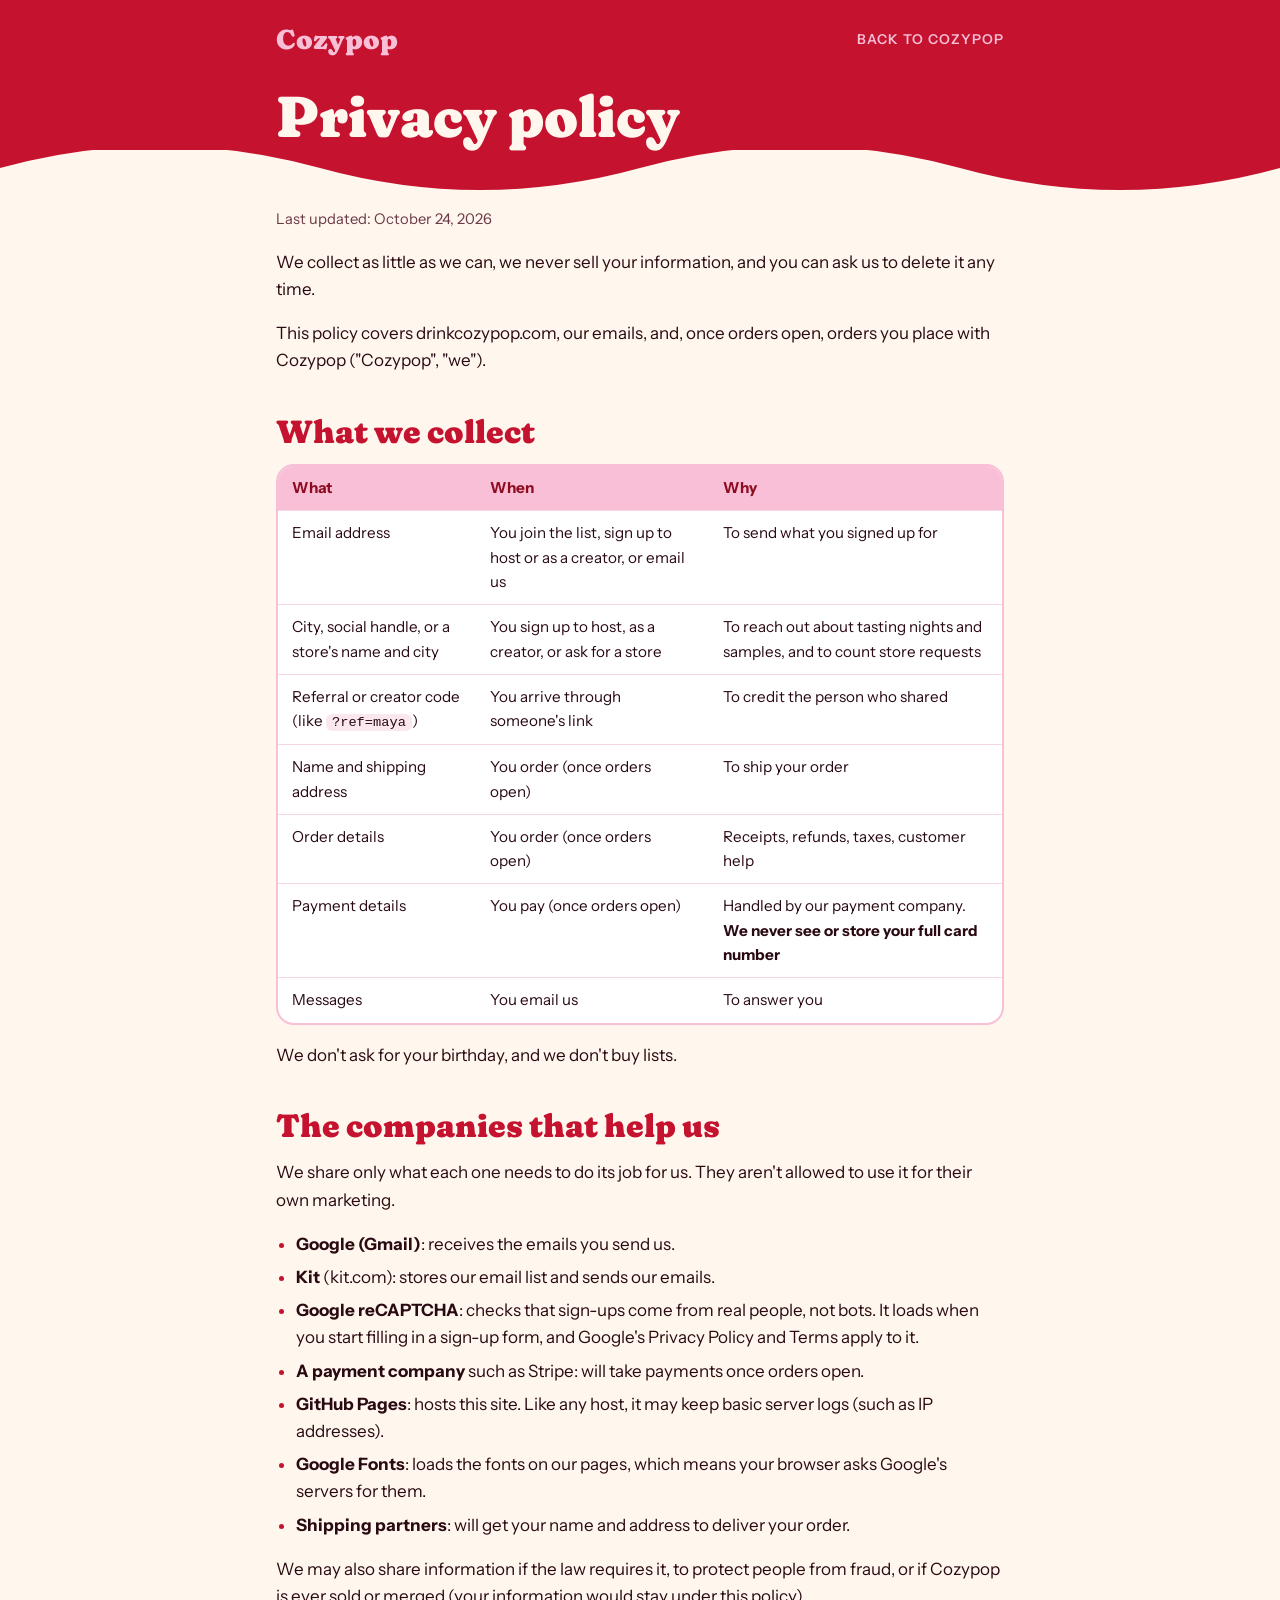
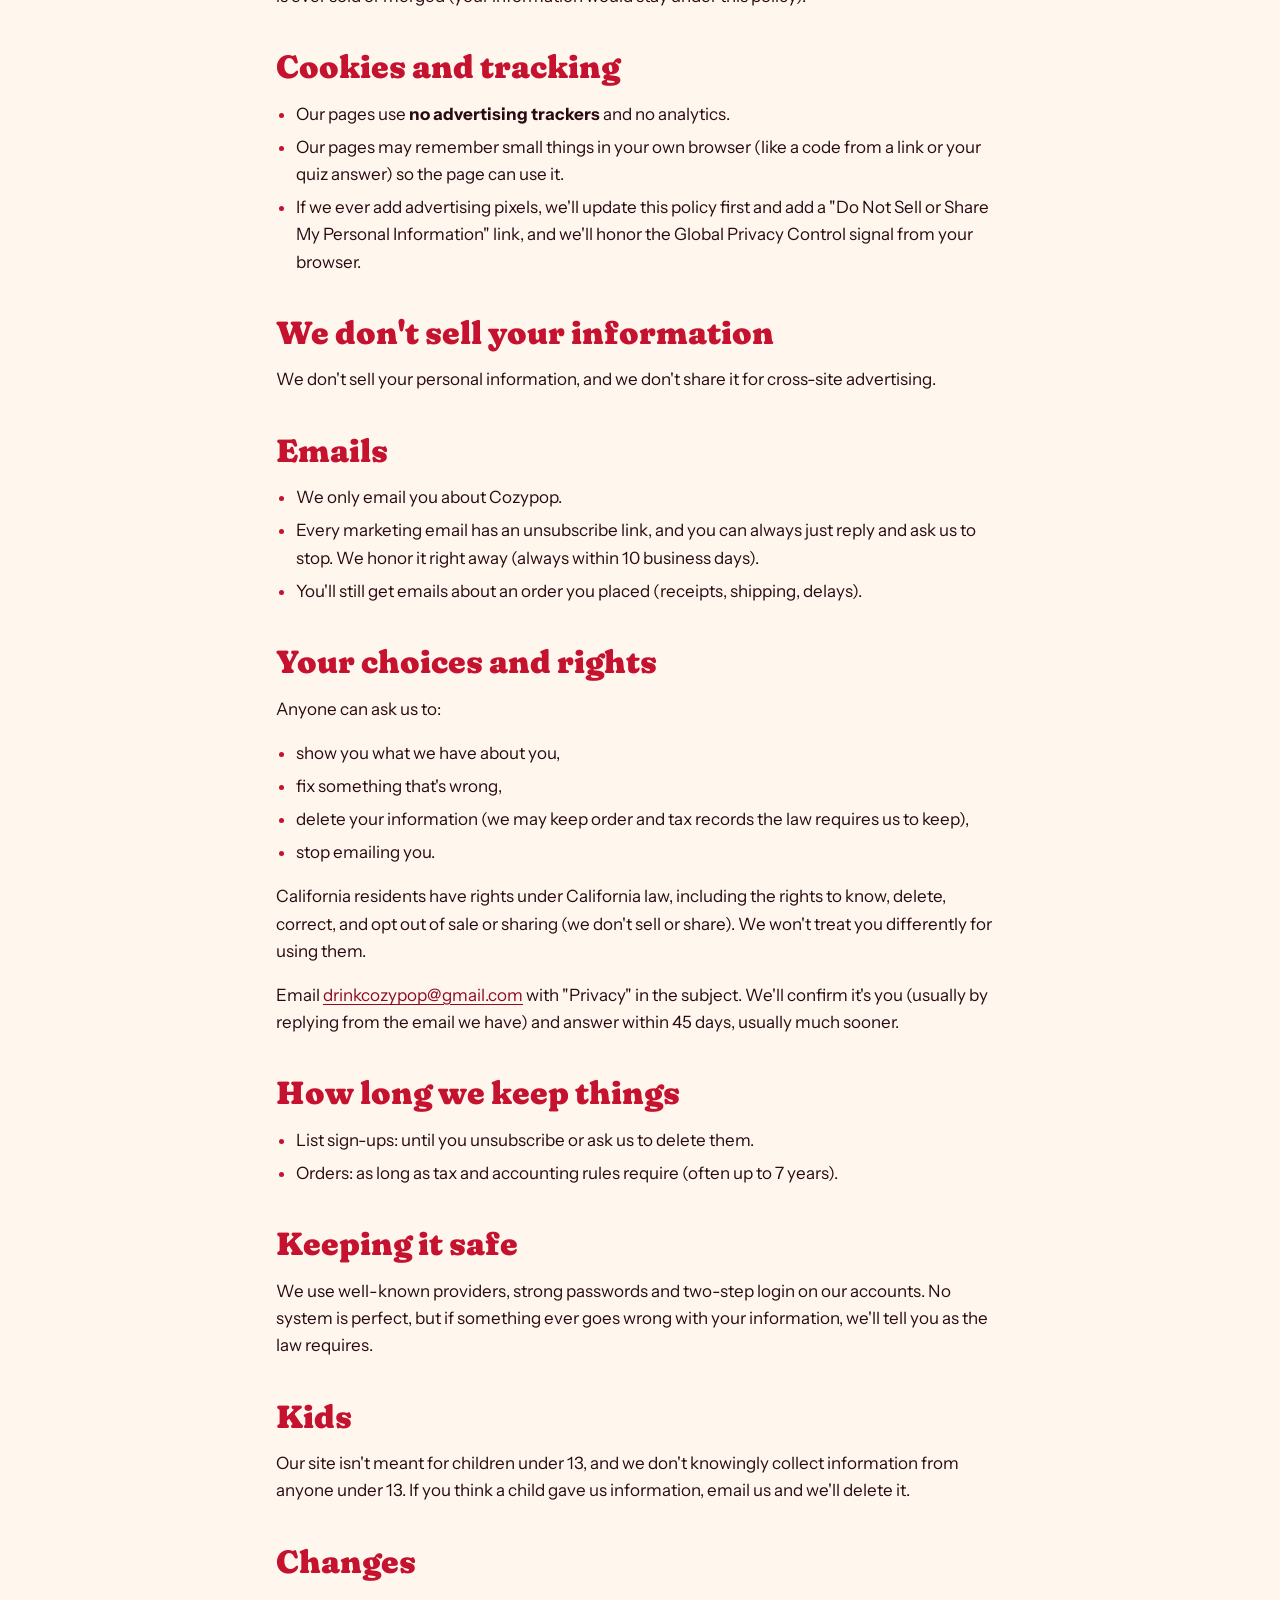
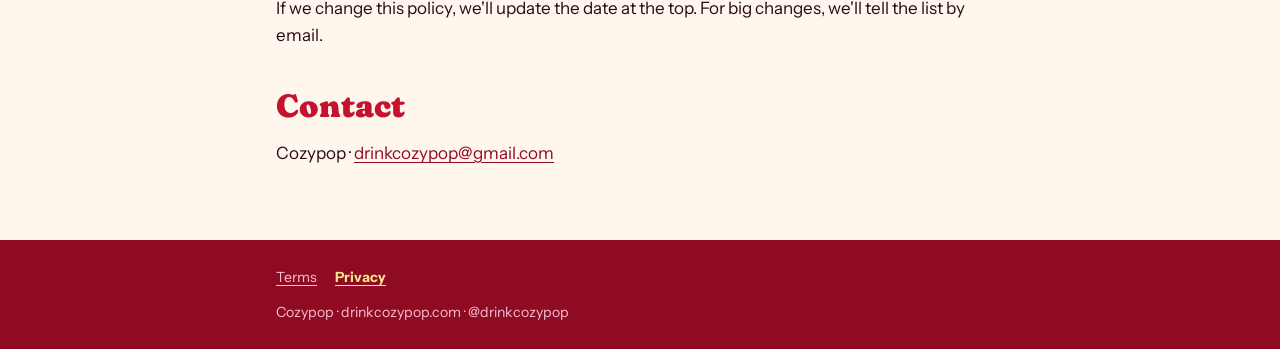
<file: drinkcozypop-site/privacy/index.html>
<!doctype html>
<html lang="en">
<head>
<meta charset="utf-8">
<meta name="viewport" content="width=device-width, initial-scale=1">
<title>Privacy policy · Cozypop</title>
<meta name="description" content="What Cozypop collects, who helps us, and your choices.">
<meta name="robots" content="noindex">
<meta name="theme-color" content="#c4122f">
<link rel="icon" href="data:image/svg+xml,%3Csvg xmlns='http://www.w3.org/2000/svg' viewBox='0 0 64 64'%3E%3Cpath d='M33 30C34 18 40 10 50 6' fill='none' stroke='%231f5a2e' stroke-width='4' stroke-linecap='round'/%3E%3Cpath d='M44 9c6-2 12 0 14 4-6 3-11 2-14-4z' fill='%231f5a2e'/%3E%3Ccircle cx='32' cy='42' r='18' fill='%23c4122f'/%3E%3Ccircle cx='25' cy='36' r='5' fill='%23f8bfd6'/%3E%3C/svg%3E">
<link rel="preconnect" href="https://fonts.googleapis.com">
<link rel="preconnect" href="https://fonts.gstatic.com" crossorigin>
<link rel="stylesheet" href="https://fonts.googleapis.com/css2?family=Fraunces:opsz,wght,SOFT,WONK@9..144,600..900,100,0..1&family=Instrument+Sans:wght@400;500;600;700&display=swap">
<style>
/* Same tokens as the coming-soon page (index-v39.html). Single theme on purpose, like the page. */
:root{
  color-scheme: light;
  --cherry:#c4122f; --cherry-deep:#8e0b22; --bubble:#f8bfd6;
  --butter:#fbe48a; --cream:#fff6ee; --ink:#2a0a12;
  --display:"Fraunces", "Cooper Black", Georgia, serif;
  --body:"Instrument Sans", "Helvetica Neue", Arial, sans-serif;
}
*{box-sizing:border-box}
html{-webkit-text-size-adjust:100%}
body{background:var(--cream);color:var(--ink);font-family:var(--body);font-size:17px;line-height:1.6;margin:0}
a{color:var(--cherry-deep);text-underline-offset:3px}
a:focus-visible{outline:3px solid var(--cherry);outline-offset:2px;border-radius:4px}
.wrap{max-width:760px;margin-inline:auto;padding-inline:16px}
.draft{background:var(--butter);color:var(--cherry-deep);font-weight:700;text-align:center;padding:8px 16px;font-size:.9rem;letter-spacing:.04em}
header{position:relative;background:var(--cherry);color:var(--bubble);padding-bottom:46px;
  -webkit-mask:url("data:image/svg+xml,%3Csvg xmlns='http://www.w3.org/2000/svg' viewBox='0 0 600 48' preserveAspectRatio='none'%3E%3Cpath d='M0 0H600V20Q450 64 300 20T0 20Z'/%3E%3C/svg%3E") 0 100%/640px 48px repeat-x, linear-gradient(#000,#000) 0 0/100% calc(100% - 46px) no-repeat;
          mask:url("data:image/svg+xml,%3Csvg xmlns='http://www.w3.org/2000/svg' viewBox='0 0 600 48' preserveAspectRatio='none'%3E%3Cpath d='M0 0H600V20Q450 64 300 20T0 20Z'/%3E%3C/svg%3E") 0 100%/640px 48px repeat-x, linear-gradient(#000,#000) 0 0/100% calc(100% - 46px) no-repeat}
.top{display:flex;justify-content:space-between;align-items:center;gap:12px;padding-block:18px 0;font-weight:600;font-size:.85rem;letter-spacing:.08em;text-transform:uppercase}
.top a{color:var(--bubble);text-decoration:none}
.top a:hover{text-decoration:underline}
.word{font-family:var(--display);font-variation-settings:"SOFT" 100,"WONK" 1;font-weight:900;font-size:1.7rem;letter-spacing:0;text-transform:none}
h1{font-family:var(--display);font-variation-settings:"SOFT" 100,"WONK" 1;font-weight:900;font-size:clamp(2.3rem,7vw,3.6rem);line-height:.95;margin:28px 0 6px;color:var(--cream);text-wrap:balance}
main{padding-block:12px 56px}
.updated{color:#6b3a46;font-size:.92rem;margin-top:0}
h2{font-family:var(--display);font-variation-settings:"SOFT" 100,"WONK" 1;font-weight:900;color:var(--cherry);font-size:clamp(1.5rem,4.2vw,2rem);line-height:1.05;margin:40px 0 10px;text-wrap:balance}
h3{font-family:var(--display);font-weight:800;color:var(--cherry-deep);font-size:1.2rem;margin:26px 0 6px}
p,li{max-width:66ch}
ul{padding-left:1.2em}
li{margin:6px 0}
li::marker{color:var(--cherry)}
strong{font-weight:700}
code{font-size:.9em;background:#fbe7ee;border-radius:6px;padding:1px 6px}
.ph{background:var(--butter);border-radius:6px;padding:0 4px;font-weight:600}
.tbl{overflow-x:auto;margin:16px 0;border-radius:18px;border:2px solid var(--bubble);background:#fff}
table{border-collapse:collapse;width:100%;font-size:.95rem}
th,td{text-align:left;vertical-align:top;padding:10px 14px;border-bottom:1px solid #f6d6e2}
th{background:var(--bubble);color:var(--cherry-deep);font-weight:700}
tr:last-child td{border-bottom:0}
footer{background:var(--cherry-deep);color:var(--bubble);font-size:.88rem;padding-block:26px}
footer .wrap{display:flex;flex-direction:column;gap:12px}
footer nav{display:flex;flex-wrap:wrap;gap:8px 18px}
footer a{color:var(--bubble)}
footer a[aria-current]{color:var(--butter);font-weight:700}
@media (max-width:480px){ body{font-size:16px} th,td{padding:8px 10px} }
</style>
</head>
<body>
<header>
  <div class="wrap">
    <div class="top"><a class="word" href="/" aria-label="Cozypop home">Cozypop</a><a href="/">Back to Cozypop</a></div>
    <h1>Privacy policy</h1>
  </div>
</header>
<main class="wrap">
<p class="updated">Last updated: October 24, 2026</p>
<p>We collect as little as we can, we never sell your information, and you can ask us to delete it any time.</p>
<p>This policy covers drinkcozypop.com, our emails, and, once orders open, orders you place with Cozypop ("Cozypop", "we").</p>
<h2 id="what-we-collect">What we collect</h2>
<div class="tbl"><table><thead><tr><th scope="col">What</th><th scope="col">When</th><th scope="col">Why</th></tr></thead><tbody><tr><td>Email address</td><td>You join the list, sign up to host or as a creator, or email us</td><td>To send what you signed up for</td></tr><tr><td>City, social handle, or a store's name and city</td><td>You sign up to host, as a creator, or ask for a store</td><td>To reach out about tasting nights and samples, and to count store requests</td></tr><tr><td>Referral or creator code (like <code>?ref=maya</code>)</td><td>You arrive through someone's link</td><td>To credit the person who shared</td></tr><tr><td>Name and shipping address</td><td>You order (once orders open)</td><td>To ship your order</td></tr><tr><td>Order details</td><td>You order (once orders open)</td><td>Receipts, refunds, taxes, customer help</td></tr><tr><td>Payment details</td><td>You pay (once orders open)</td><td>Handled by our payment company. <strong>We never see or store your full card number</strong></td></tr><tr><td>Messages</td><td>You email us</td><td>To answer you</td></tr></tbody></table></div>
<p>We don't ask for your birthday, and we don't buy lists.</p>
<h2 id="the-companies-that-help-us">The companies that help us</h2>
<p>We share only what each one needs to do its job for us. They aren't allowed to use it for their own marketing.</p>
<ul><li><strong>Google (Gmail)</strong>: receives the emails you send us.</li><li><strong>Kit</strong> (kit.com): stores our email list and sends our emails.</li><li><strong>Google reCAPTCHA</strong>: checks that sign-ups come from real people, not bots. It loads when you start filling in a sign-up form, and Google's Privacy Policy and Terms apply to it.</li><li><strong>A payment company</strong> such as Stripe: will take payments once orders open.</li><li><strong>GitHub Pages</strong>: hosts this site. Like any host, it may keep basic server logs (such as IP addresses).</li><li><strong>Google Fonts</strong>: loads the fonts on our pages, which means your browser asks Google's servers for them.</li><li><strong>Shipping partners</strong>: will get your name and address to deliver your order.</li></ul>
<p>We may also share information if the law requires it, to protect people from fraud, or if Cozypop is ever sold or merged (your information would stay under this policy).</p>
<h2 id="cookies-and-tracking">Cookies and tracking</h2>
<ul><li>Our pages use <strong>no advertising trackers</strong> and no analytics.</li><li>Our pages may remember small things in your own browser (like a code from a link or your quiz answer) so the page can use it.</li><li>If we ever add advertising pixels, we'll update this policy first and add a "Do Not Sell or Share My Personal Information" link, and we'll honor the Global Privacy Control signal from your browser.</li></ul>
<h2 id="we-don-t-sell-your-information">We don't sell your information</h2>
<p>We don't sell your personal information, and we don't share it for cross-site advertising.</p>
<h2 id="emails">Emails</h2>
<ul><li>We only email you about Cozypop.</li><li>Every marketing email has an unsubscribe link, and you can always just reply and ask us to stop. We honor it right away (always within 10 business days).</li><li>You'll still get emails about an order you placed (receipts, shipping, delays).</li></ul>
<h2 id="your-choices-and-rights">Your choices and rights</h2>
<p>Anyone can ask us to:</p>
<ul><li>show you what we have about you,</li><li>fix something that's wrong,</li><li>delete your information (we may keep order and tax records the law requires us to keep),</li><li>stop emailing you.</li></ul>
<p>California residents have rights under California law, including the rights to know, delete, correct, and opt out of sale or sharing (we don't sell or share). We won't treat you differently for using them.</p>
<p>Email <a href="mailto:drinkcozypop@gmail.com">drinkcozypop@gmail.com</a> with "Privacy" in the subject. We'll confirm it's you (usually by replying from the email we have) and answer within 45 days, usually much sooner.</p>
<h2 id="how-long-we-keep-things">How long we keep things</h2>
<ul><li>List sign-ups: until you unsubscribe or ask us to delete them.</li><li>Orders: as long as tax and accounting rules require (often up to 7 years).</li></ul>
<h2 id="keeping-it-safe">Keeping it safe</h2>
<p>We use well-known providers, strong passwords and two-step login on our accounts. No system is perfect, but if something ever goes wrong with your information, we'll tell you as the law requires.</p>
<h2 id="kids">Kids</h2>
<p>Our site isn't meant for children under 13, and we don't knowingly collect information from anyone under 13. If you think a child gave us information, email us and we'll delete it.</p>
<h2 id="changes">Changes</h2>
<p>If we change this policy, we'll update the date at the top. For big changes, we'll tell the list by email.</p>
<h2 id="contact">Contact</h2>
<p>Cozypop · <a href="mailto:drinkcozypop@gmail.com">drinkcozypop@gmail.com</a></p>
</main>
<footer><div class="wrap">
  <nav aria-label="Policies"><a href="/terms/">Terms</a><a href="/privacy/" aria-current="page">Privacy</a></nav>
  <span>Cozypop · drinkcozypop.com · @drinkcozypop</span>
</div></footer>
</body>
</html>
</file>
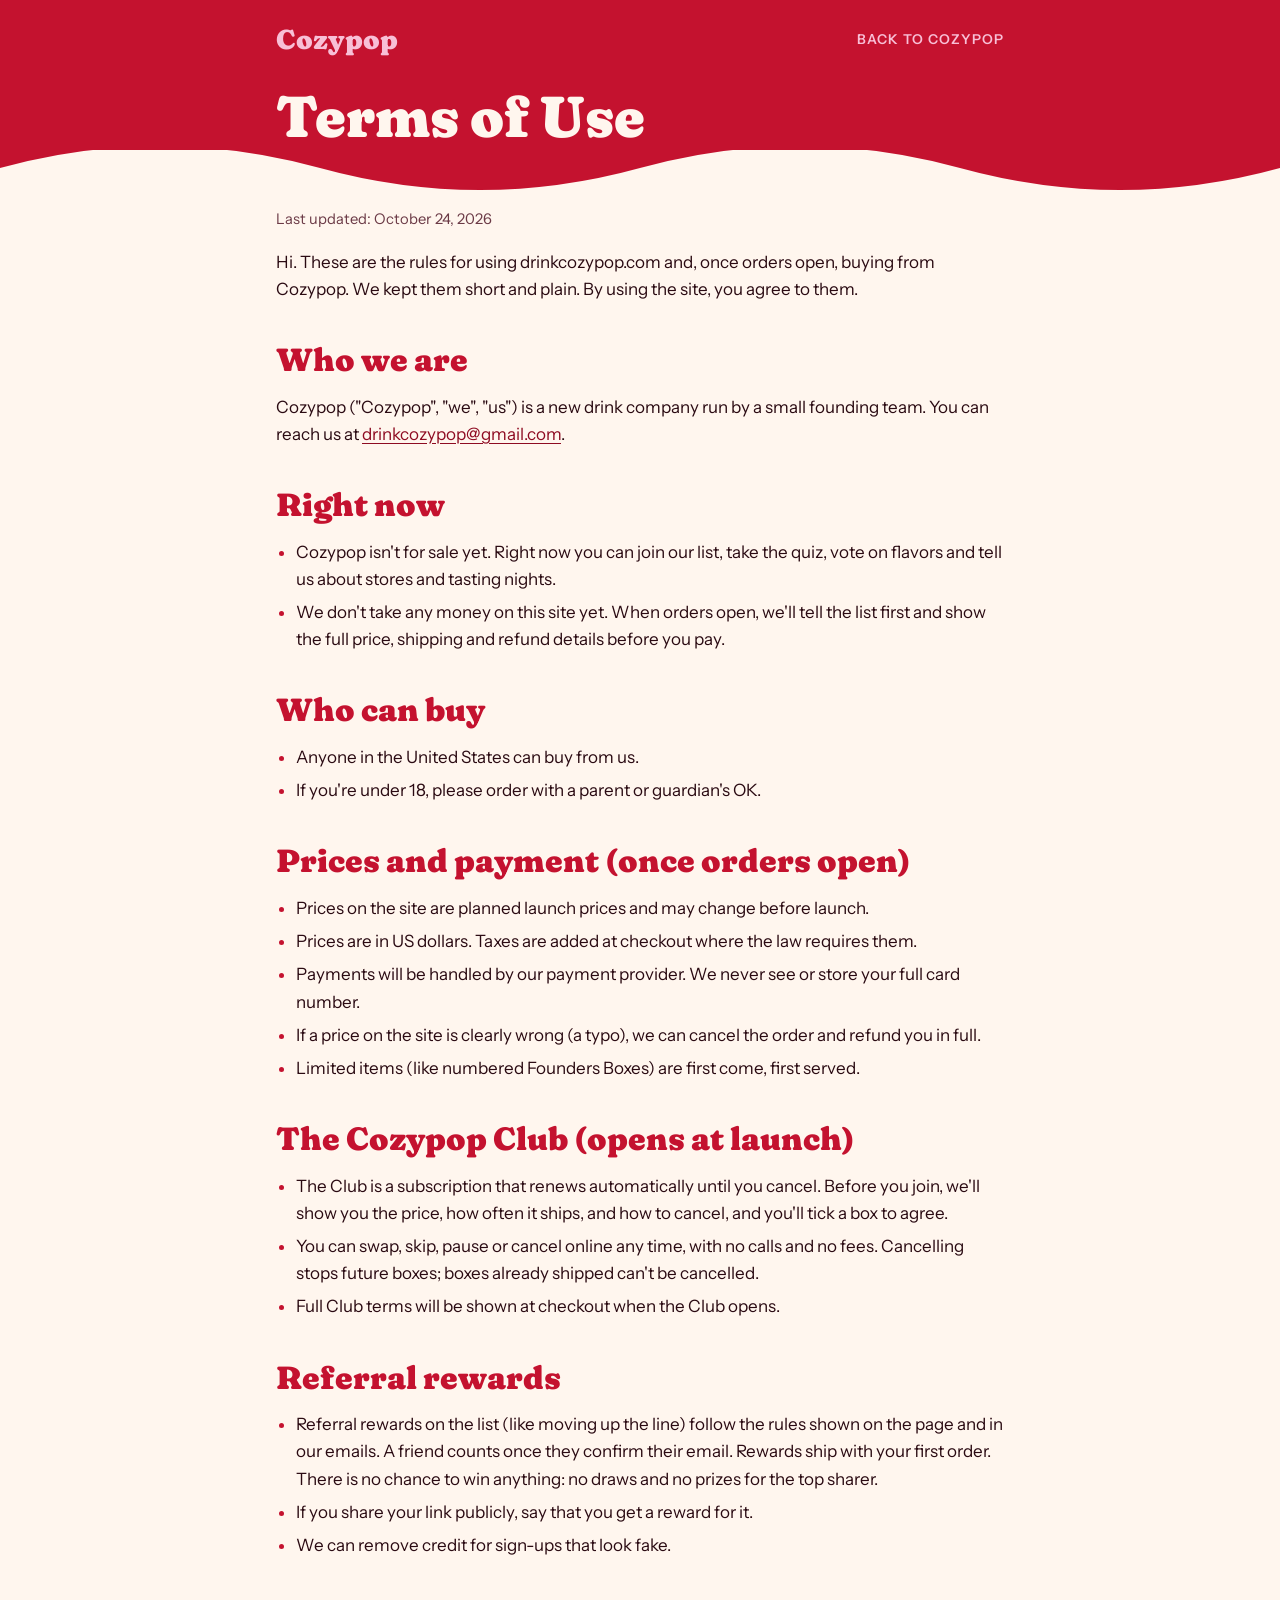
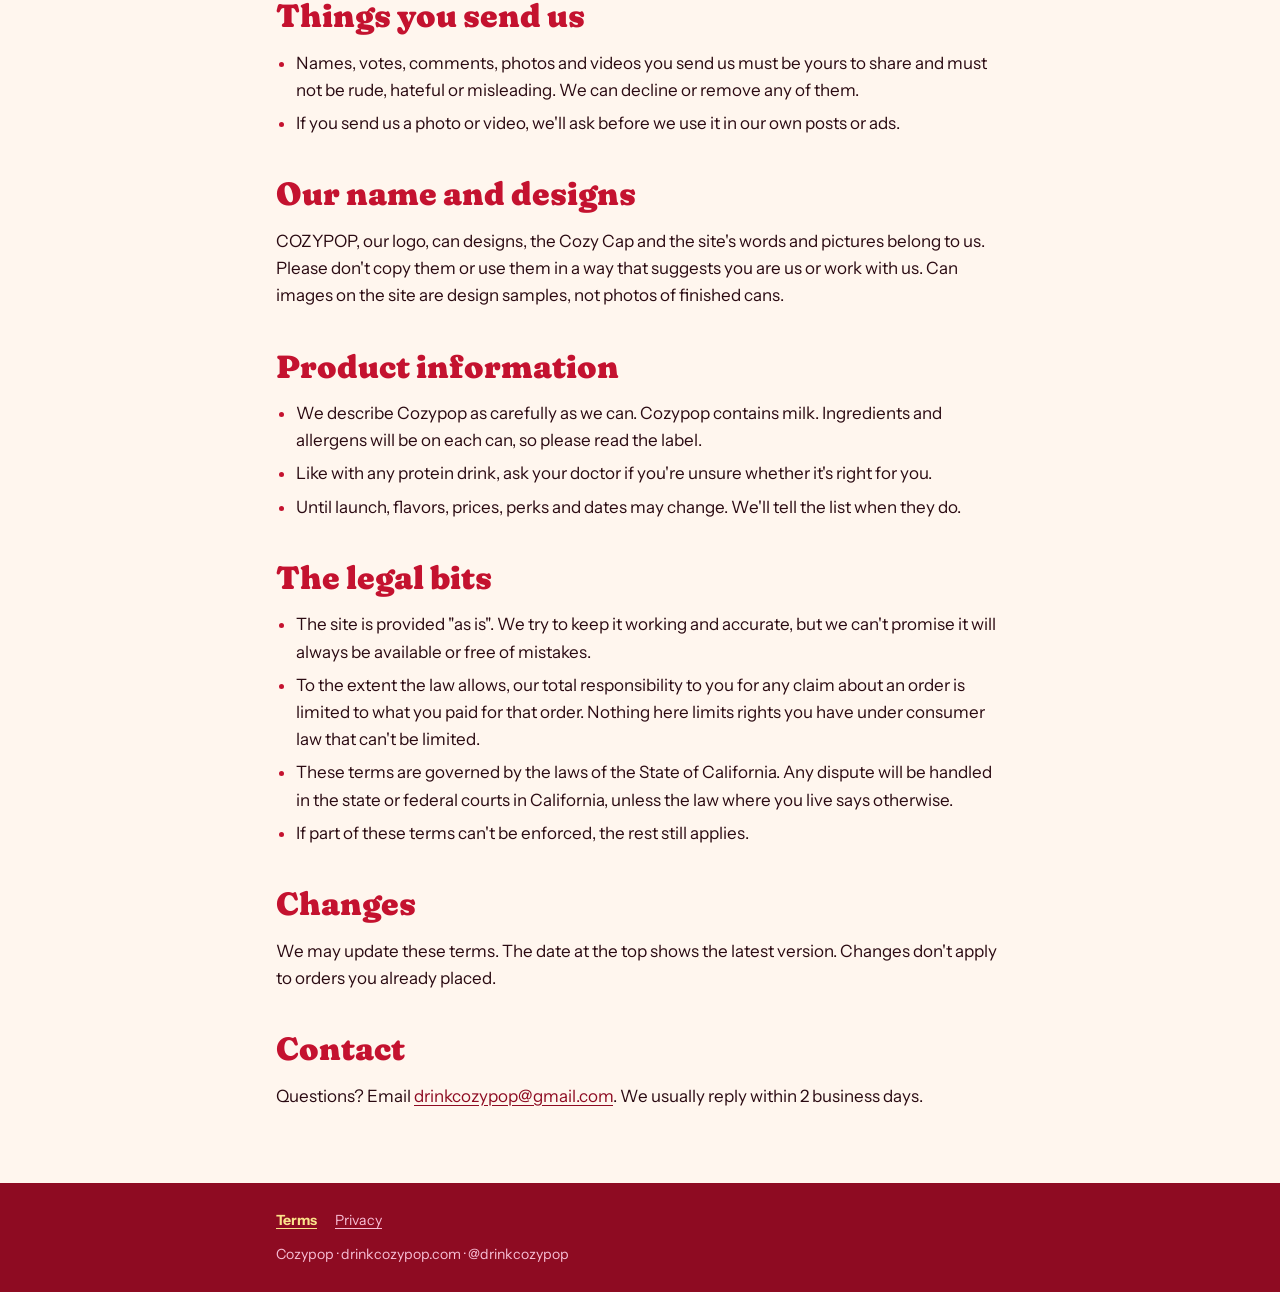
<file: drinkcozypop-site/terms/index.html>
<!doctype html>
<html lang="en">
<head>
<meta charset="utf-8">
<meta name="viewport" content="width=device-width, initial-scale=1">
<title>Terms of Use · Cozypop</title>
<meta name="description" content="The rules for using drinkcozypop.com and buying from Cozypop.">
<meta name="robots" content="noindex">
<meta name="theme-color" content="#c4122f">
<link rel="icon" href="data:image/svg+xml,%3Csvg xmlns='http://www.w3.org/2000/svg' viewBox='0 0 64 64'%3E%3Cpath d='M33 30C34 18 40 10 50 6' fill='none' stroke='%231f5a2e' stroke-width='4' stroke-linecap='round'/%3E%3Cpath d='M44 9c6-2 12 0 14 4-6 3-11 2-14-4z' fill='%231f5a2e'/%3E%3Ccircle cx='32' cy='42' r='18' fill='%23c4122f'/%3E%3Ccircle cx='25' cy='36' r='5' fill='%23f8bfd6'/%3E%3C/svg%3E">
<link rel="preconnect" href="https://fonts.googleapis.com">
<link rel="preconnect" href="https://fonts.gstatic.com" crossorigin>
<link rel="stylesheet" href="https://fonts.googleapis.com/css2?family=Fraunces:opsz,wght,SOFT,WONK@9..144,600..900,100,0..1&family=Instrument+Sans:wght@400;500;600;700&display=swap">
<style>
/* Same tokens as the coming-soon page (index-v39.html). Single theme on purpose, like the page. */
:root{
  color-scheme: light;
  --cherry:#c4122f; --cherry-deep:#8e0b22; --bubble:#f8bfd6;
  --butter:#fbe48a; --cream:#fff6ee; --ink:#2a0a12;
  --display:"Fraunces", "Cooper Black", Georgia, serif;
  --body:"Instrument Sans", "Helvetica Neue", Arial, sans-serif;
}
*{box-sizing:border-box}
html{-webkit-text-size-adjust:100%}
body{background:var(--cream);color:var(--ink);font-family:var(--body);font-size:17px;line-height:1.6;margin:0}
a{color:var(--cherry-deep);text-underline-offset:3px}
a:focus-visible{outline:3px solid var(--cherry);outline-offset:2px;border-radius:4px}
.wrap{max-width:760px;margin-inline:auto;padding-inline:16px}
.draft{background:var(--butter);color:var(--cherry-deep);font-weight:700;text-align:center;padding:8px 16px;font-size:.9rem;letter-spacing:.04em}
header{position:relative;background:var(--cherry);color:var(--bubble);padding-bottom:46px;
  -webkit-mask:url("data:image/svg+xml,%3Csvg xmlns='http://www.w3.org/2000/svg' viewBox='0 0 600 48' preserveAspectRatio='none'%3E%3Cpath d='M0 0H600V20Q450 64 300 20T0 20Z'/%3E%3C/svg%3E") 0 100%/640px 48px repeat-x, linear-gradient(#000,#000) 0 0/100% calc(100% - 46px) no-repeat;
          mask:url("data:image/svg+xml,%3Csvg xmlns='http://www.w3.org/2000/svg' viewBox='0 0 600 48' preserveAspectRatio='none'%3E%3Cpath d='M0 0H600V20Q450 64 300 20T0 20Z'/%3E%3C/svg%3E") 0 100%/640px 48px repeat-x, linear-gradient(#000,#000) 0 0/100% calc(100% - 46px) no-repeat}
.top{display:flex;justify-content:space-between;align-items:center;gap:12px;padding-block:18px 0;font-weight:600;font-size:.85rem;letter-spacing:.08em;text-transform:uppercase}
.top a{color:var(--bubble);text-decoration:none}
.top a:hover{text-decoration:underline}
.word{font-family:var(--display);font-variation-settings:"SOFT" 100,"WONK" 1;font-weight:900;font-size:1.7rem;letter-spacing:0;text-transform:none}
h1{font-family:var(--display);font-variation-settings:"SOFT" 100,"WONK" 1;font-weight:900;font-size:clamp(2.3rem,7vw,3.6rem);line-height:.95;margin:28px 0 6px;color:var(--cream);text-wrap:balance}
main{padding-block:12px 56px}
.updated{color:#6b3a46;font-size:.92rem;margin-top:0}
h2{font-family:var(--display);font-variation-settings:"SOFT" 100,"WONK" 1;font-weight:900;color:var(--cherry);font-size:clamp(1.5rem,4.2vw,2rem);line-height:1.05;margin:40px 0 10px;text-wrap:balance}
h3{font-family:var(--display);font-weight:800;color:var(--cherry-deep);font-size:1.2rem;margin:26px 0 6px}
p,li{max-width:66ch}
ul{padding-left:1.2em}
li{margin:6px 0}
li::marker{color:var(--cherry)}
strong{font-weight:700}
code{font-size:.9em;background:#fbe7ee;border-radius:6px;padding:1px 6px}
.ph{background:var(--butter);border-radius:6px;padding:0 4px;font-weight:600}
.tbl{overflow-x:auto;margin:16px 0;border-radius:18px;border:2px solid var(--bubble);background:#fff}
table{border-collapse:collapse;width:100%;font-size:.95rem}
th,td{text-align:left;vertical-align:top;padding:10px 14px;border-bottom:1px solid #f6d6e2}
th{background:var(--bubble);color:var(--cherry-deep);font-weight:700}
tr:last-child td{border-bottom:0}
footer{background:var(--cherry-deep);color:var(--bubble);font-size:.88rem;padding-block:26px}
footer .wrap{display:flex;flex-direction:column;gap:12px}
footer nav{display:flex;flex-wrap:wrap;gap:8px 18px}
footer a{color:var(--bubble)}
footer a[aria-current]{color:var(--butter);font-weight:700}
@media (max-width:480px){ body{font-size:16px} th,td{padding:8px 10px} }
</style>
</head>
<body>
<header>
  <div class="wrap">
    <div class="top"><a class="word" href="/" aria-label="Cozypop home">Cozypop</a><a href="/">Back to Cozypop</a></div>
    <h1>Terms of Use</h1>
  </div>
</header>
<main class="wrap">
<p class="updated">Last updated: October 24, 2026</p>
<p>Hi. These are the rules for using drinkcozypop.com and, once orders open, buying from Cozypop. We kept them short and plain. By using the site, you agree to them.</p>
<h2 id="who-we-are">Who we are</h2>
<p>Cozypop ("Cozypop", "we", "us") is a new drink company run by a small founding team. You can reach us at <a href="mailto:drinkcozypop@gmail.com">drinkcozypop@gmail.com</a>.</p>
<h2 id="right-now">Right now</h2>
<ul><li>Cozypop isn't for sale yet. Right now you can join our list, take the quiz, vote on flavors and tell us about stores and tasting nights.</li><li>We don't take any money on this site yet. When orders open, we'll tell the list first and show the full price, shipping and refund details before you pay.</li></ul>
<h2 id="who-can-buy">Who can buy</h2>
<ul><li>Anyone in the United States can buy from us.</li><li>If you're under 18, please order with a parent or guardian's OK.</li></ul>
<h2 id="prices-and-payment">Prices and payment (once orders open)</h2>
<ul><li>Prices on the site are planned launch prices and may change before launch.</li><li>Prices are in US dollars. Taxes are added at checkout where the law requires them.</li><li>Payments will be handled by our payment provider. We never see or store your full card number.</li><li>If a price on the site is clearly wrong (a typo), we can cancel the order and refund you in full.</li><li>Limited items (like numbered Founders Boxes) are first come, first served.</li></ul>
<h2 id="the-cozypop-club-opens-at-launch">The Cozypop Club (opens at launch)</h2>
<ul><li>The Club is a subscription that renews automatically until you cancel. Before you join, we'll show you the price, how often it ships, and how to cancel, and you'll tick a box to agree.</li><li>You can swap, skip, pause or cancel online any time, with no calls and no fees. Cancelling stops future boxes; boxes already shipped can't be cancelled.</li><li>Full Club terms will be shown at checkout when the Club opens.</li></ul>
<h2 id="referral-rewards">Referral rewards</h2>
<ul><li>Referral rewards on the list (like moving up the line) follow the rules shown on the page and in our emails. A friend counts once they confirm their email. Rewards ship with your first order. There is no chance to win anything: no draws and no prizes for the top sharer.</li><li>If you share your link publicly, say that you get a reward for it.</li><li>We can remove credit for sign-ups that look fake.</li></ul>
<h2 id="things-you-send-us">Things you send us</h2>
<ul><li>Names, votes, comments, photos and videos you send us must be yours to share and must not be rude, hateful or misleading. We can decline or remove any of them.</li><li>If you send us a photo or video, we'll ask before we use it in our own posts or ads.</li></ul>
<h2 id="our-name-and-designs">Our name and designs</h2>
<p>COZYPOP, our logo, can designs, the Cozy Cap and the site's words and pictures belong to us. Please don't copy them or use them in a way that suggests you are us or work with us. Can images on the site are design samples, not photos of finished cans.</p>
<h2 id="product-information">Product information</h2>
<ul><li>We describe Cozypop as carefully as we can. Cozypop contains milk. Ingredients and allergens will be on each can, so please read the label.</li><li>Like with any protein drink, ask your doctor if you're unsure whether it's right for you.</li><li>Until launch, flavors, prices, perks and dates may change. We'll tell the list when they do.</li></ul>
<h2 id="the-legal-bits">The legal bits</h2>
<ul><li>The site is provided "as is". We try to keep it working and accurate, but we can't promise it will always be available or free of mistakes.</li><li>To the extent the law allows, our total responsibility to you for any claim about an order is limited to what you paid for that order. Nothing here limits rights you have under consumer law that can't be limited.</li><li>These terms are governed by the laws of the State of California. Any dispute will be handled in the state or federal courts in California, unless the law where you live says otherwise.</li><li>If part of these terms can't be enforced, the rest still applies.</li></ul>
<h2 id="changes">Changes</h2>
<p>We may update these terms. The date at the top shows the latest version. Changes don't apply to orders you already placed.</p>
<h2 id="contact">Contact</h2>
<p>Questions? Email <a href="mailto:drinkcozypop@gmail.com">drinkcozypop@gmail.com</a>. We usually reply within 2 business days.</p>
</main>
<footer><div class="wrap">
  <nav aria-label="Policies"><a href="/terms/" aria-current="page">Terms</a><a href="/privacy/">Privacy</a></nav>
  <span>Cozypop · drinkcozypop.com · @drinkcozypop</span>
</div></footer>
</body>
</html>
</file>
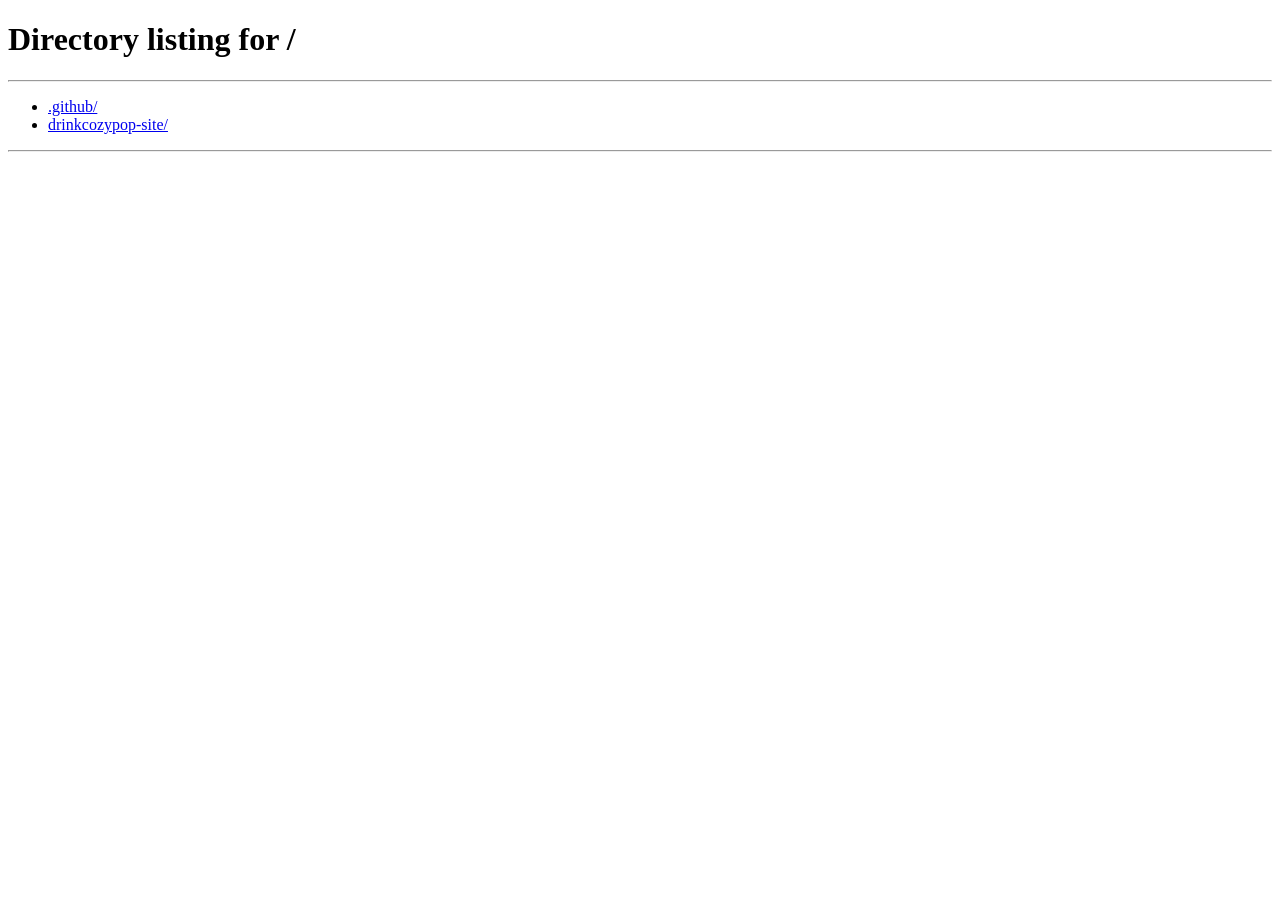
<file: drinkcozypop-site/waitlist/index.html>
<!doctype html>
<html lang="en">
<head>
<meta charset="utf-8">
<meta name="viewport" content="width=device-width,initial-scale=1">
<title>Cozypop waitlist</title>
<meta name="robots" content="noindex">
<link rel="canonical" href="https://drinkcozypop.com/#join">
<meta http-equiv="refresh" content="0; url=/#join">
<script>location.replace('/#join');</script>
<style>body{margin:0;background:#c50a1e;color:#fff;font:16px/1.5 system-ui,sans-serif;display:grid;place-items:center;min-height:100vh}a{color:#fff}</style>
</head>
<body>
<p>Taking you to the waitlist. <a href="/#join">Tap here if nothing happens.</a></p>
</body>
</html>
</file>
<file: drinkcozypop-site/css/nav.css>
/* Cozypop floating pill nav, shared by the landing and the shop.
   Cream glass, the red Cozypop logo, icons in the flavor's ink (each page sets --ink and --top). */
.nav{position:fixed;z-index:40;top:calc(10px + env(safe-area-inset-top));left:max(12px,env(safe-area-inset-left));right:max(12px,env(safe-area-inset-right));
  height:58px;display:flex;align-items:center;justify-content:space-between;padding:0 6px 0 20px;border-radius:999px;color:var(--ink,#A00E1E);
  font-family:"Figtree","Helvetica Neue",Arial,sans-serif;
  background:linear-gradient(180deg,rgba(255,255,255,.92) 0%,rgba(255,251,248,.8) 55%,rgba(255,246,241,.74) 100%);
  border:1px solid rgba(255,255,255,.95);
  box-shadow:inset 0 1px 0 #fff,inset 0 -1px 0 rgba(0,0,0,.04),0 14px 30px -16px rgba(40,10,15,.42);
  -webkit-backdrop-filter:blur(18px) saturate(1.5);backdrop-filter:blur(18px) saturate(1.5);transition:color .6s}
.nav::before{content:"";position:absolute;left:3%;right:3%;top:1px;height:45%;border-radius:999px;background:linear-gradient(180deg,rgba(255,255,255,.8),rgba(255,255,255,0));pointer-events:none}
.nav-logo{display:block;padding:8px 0;position:relative}
.nav .logo-mark{display:block;width:104px;height:34px;background:#C8062B;-webkit-mask:url(../img/logo.svg) left center/contain no-repeat;mask:url(../img/logo.svg) left center/contain no-repeat}
.nav-end{display:flex;align-items:center;gap:0;position:relative}
.nav-cart{position:relative;width:46px;height:46px;display:grid;place-items:center;border-radius:50%;color:inherit;border:0;background:none;padding:0;text-decoration:none}
.nav-cart svg{width:25px;height:25px}
.nav-count{position:absolute;top:4px;right:2px;min-width:18px;height:18px;padding:0 5px;border-radius:999px;background:var(--top,#C70A1E);color:#fff;font-size:11px;font-weight:800;line-height:18px;text-align:center;transition:transform .3s,background-color .6s}
.nav-count.bump{transform:scale(1.3)}
.nav-burger{width:52px;height:46px;border:0;background:none;display:grid;place-content:center;gap:8px;padding:0;color:inherit;cursor:pointer}
.nav-burger i{display:block;width:28px;height:2.4px;border-radius:2px;background:currentColor;transition:transform .3s cubic-bezier(.2,.8,.2,1)}
.nav-burger[aria-expanded="true"] i:first-child{transform:translateY(5px) rotate(45deg)}
.nav-burger[aria-expanded="true"] i:last-child{transform:translateY(-5px) rotate(-45deg)}
.nav-cart:focus-visible,.nav-burger:focus-visible,.nav-logo:focus-visible,.menu a:focus-visible{outline:2px solid currentColor;outline-offset:2px}
.menu{position:absolute;right:0;top:calc(100% + 10px);width:min(340px,calc(100vw - 24px));padding:10px;border-radius:26px;display:grid;gap:2px;
  background:linear-gradient(180deg,rgba(255,255,255,.96),rgba(255,248,244,.94));border:1px solid #fff;
  box-shadow:inset 0 1px 0 #fff,0 24px 50px -20px rgba(40,10,15,.5);-webkit-backdrop-filter:blur(20px) saturate(1.4);backdrop-filter:blur(20px) saturate(1.4);
  transform-origin:top right;animation:menu .28s cubic-bezier(.2,.8,.2,1)}
.menu[hidden]{display:none}
@keyframes menu{from{opacity:0;transform:translateY(-6px) scale(.98)}}
.menu a{display:flex;align-items:center;min-height:48px;padding:0 16px;border-radius:16px;text-decoration:none;color:var(--ink,#A00E1E);font-weight:800;font-size:16px}
.menu a:first-child{font-size:12.5px;letter-spacing:.16em;text-transform:uppercase}
.menu a:hover{background:rgba(0,0,0,.04)}
.menu a.sub{padding-left:22px;font-weight:600;color:#3a1a20}
.menu a.sub::before{content:"";flex:none;width:14px;height:14px;border-radius:50%;margin-right:12px;background:linear-gradient(180deg,var(--d1) 50%,var(--d2) 50%);box-shadow:0 0 0 2px #fff,0 0 0 3px rgba(0,0,0,.08)}
.menu a.sub[data-f="cherry"]{--d1:#C70A1E;--d2:#F9AEDF}.menu a.sub[data-f="caramel"]{--d1:#CC4A12;--d2:#DDC7F7}.menu a.sub[data-f="honey"]{--d1:#0B49C6;--d2:#FBF07C}.menu a.sub[data-f="pear"]{--d1:#0A4A22;--d2:#F9AAD9}
@media (min-width:900px){
  .nav{top:16px;left:16px;right:16px;height:64px;padding-left:26px}
  .nav .logo-mark{width:124px;height:40px}
}
/* v46 coming-soon: a small glossy Join pill takes the cart's place (nothing to buy yet) */
.nav-join{position:relative;display:inline-flex;align-items:center;height:42px;padding:0 18px;margin-right:2px;border-radius:999px;text-decoration:none;
  font-weight:800;font-size:12.5px;letter-spacing:.14em;text-transform:uppercase;color:#fff;background-color:var(--top,#C70A1E);
  background-image:linear-gradient(180deg,rgba(255,255,255,.28) 0%,rgba(255,255,255,.06) 48%,rgba(0,0,0,.12) 100%);border:1px solid rgba(255,255,255,.4);
  box-shadow:inset 0 1px 0 rgba(255,255,255,.5),0 8px 18px -10px rgba(40,6,12,.55);transition:background-color .7s,transform .3s cubic-bezier(.2,.8,.2,1)}
.nav-join:hover{transform:translateY(-1px)}
.nav-join:focus-visible{outline:2px solid var(--ink,#A00E1E);outline-offset:3px}
@media (min-width:900px){.nav-join{height:46px;padding:0 24px;font-size:13px}}
</file>
<file: drinkcozypop-site/css/page.css>
/* Cozypop coming-soon v46: the landing's visual system (v8 wrap colors, Fraunces + Figtree, glossy pills, cream glass). Phone first. */
:root{
  --display:"Fraunces","Cooper Black",Georgia,serif;
  --body:"Figtree","Helvetica Neue",Arial,sans-serif;
  --ease:cubic-bezier(.2,.8,.2,1);
  --vh:100vh;
  /* v8 wrap colors: top block, bottom block, ink, wordmark */
  --top:#C70A1E;--bottom:#F9AEDF;--ink:#A00E1E;--mark:#FDB5E3;
  --card:#FFFAF7;--text:#2b1418;--soft:#5a3a40;--muted:#6b4d52;
}
@supports (height:100svh){:root{--vh:100svh}}
body[data-f="caramel"]{--top:#CC4A12;--bottom:#DDC7F7;--ink:#9E3613;--mark:#E3CEFB}
body[data-f="honey"]{--top:#0B49C6;--bottom:#FBF07C;--ink:#1A38A6;--mark:#FBEE82}
body[data-f="pear"]{--top:#0A4A22;--bottom:#F9AAD9;--ink:#0E3F1E;--mark:#FCB0DD}
*{box-sizing:border-box}
html{-webkit-text-size-adjust:100%;background:var(--bottom);scroll-padding-top:90px}
body{margin:0;background:var(--bottom);color:var(--text);font-family:var(--body);font-size:16px;line-height:1.5;-webkit-font-smoothing:antialiased;-webkit-tap-highlight-color:transparent;overflow-x:hidden;overflow-x:clip;transition:background-color .7s var(--ease)}
a{color:inherit}
button,input{font:inherit;color:inherit}
button{cursor:pointer}
img{display:block;max-width:100%}
:focus-visible{outline:2px solid currentColor;outline-offset:3px}
.sr{position:absolute;width:1px;height:1px;overflow:hidden;clip:rect(0 0 0 0);white-space:nowrap}
.skip{position:absolute;left:12px;top:-60px;z-index:60;background:var(--card);color:var(--ink);padding:10px 16px;border-radius:999px;font-weight:800}
.skip:focus{top:12px}
.display{font-family:var(--display);font-weight:900;font-variation-settings:"SOFT" 100;letter-spacing:-.01em;line-height:.98}
h1,h2,h3,h4{margin:0}
.kick{margin:0;font-size:12.5px;font-weight:800;letter-spacing:.18em;text-transform:uppercase}
.logo-mark{display:block;width:104px;height:34px;background:currentColor;-webkit-mask:url(../img/logo.svg) left center/contain no-repeat;mask:url(../img/logo.svg) left center/contain no-repeat}

/* glossy capsules in brand colors */
.pill{position:relative;display:inline-flex;align-items:center;justify-content:center;gap:10px;height:56px;padding:0 30px;border-radius:999px;
  font-family:var(--body);font-weight:800;font-size:15px;letter-spacing:.12em;text-transform:uppercase;text-decoration:none;white-space:nowrap;
  color:var(--ink);background:linear-gradient(180deg,#fff 0%,#fff9f6 46%,#f6ebe6 100%);border:1px solid rgba(255,255,255,.95);
  box-shadow:inset 0 1px 0 #fff,inset 0 -8px 16px rgba(0,0,0,.05),0 14px 30px -12px rgba(40,6,12,.45);transition:transform .3s var(--ease),color .7s,background-color .7s}
.pill::before{content:"";position:absolute;left:12%;right:12%;top:2px;height:40%;border-radius:999px;background:linear-gradient(180deg,rgba(255,255,255,.95),rgba(255,255,255,0));pointer-events:none}
.pill:hover{transform:translateY(-2px)}
.pill:active{transform:scale(.98)}
.pill:disabled{opacity:.6}
.pill.hot{color:#fff;background-color:var(--top);background-image:linear-gradient(180deg,rgba(255,255,255,.26) 0%,rgba(255,255,255,.06) 48%,rgba(0,0,0,.12) 100%);border-color:rgba(255,255,255,.35);
  box-shadow:inset 0 1px 0 rgba(255,255,255,.5),inset 0 -8px 16px rgba(0,0,0,.12),0 14px 28px -12px rgba(40,6,12,.5)}
.pill.hot::before{background:linear-gradient(180deg,rgba(255,255,255,.38),rgba(255,255,255,0))}

/* the label's wave, drifting */
.wave{position:absolute;left:0;right:0;pointer-events:none;color:var(--top);transition:color .7s var(--ease);overflow:hidden;height:90px}
.wave svg{position:absolute;left:0;top:0;width:200%;height:90px;display:block;animation:drift 26s linear infinite}
@keyframes drift{to{transform:translateX(-50%)}}
.grain{position:absolute;inset:-50%;z-index:9;opacity:.07;mix-blend-mode:multiply;pointer-events:none;
  background-image:url("data:image/svg+xml,%3Csvg xmlns='http://www.w3.org/2000/svg' width='160' height='160'%3E%3Cfilter id='n'%3E%3CfeTurbulence type='fractalNoise' baseFrequency='.9' numOctaves='2' stitchTiles='stitch'/%3E%3C/filter%3E%3Crect width='160' height='160' filter='url(%23n)'/%3E%3C/svg%3E")}

/* reveal on scroll */
.rv{opacity:0;transform:translateY(34px) scale(.985);transition:opacity .9s var(--ease),transform 1.1s var(--ease)}
.rv.in{opacity:1;transform:none}
.no-io .rv{opacity:1;transform:none}

/* ============ HERO STAGE ============ */
.track{position:relative;height:calc(var(--vh) * 2.6)}
.stage{position:sticky;top:0;height:var(--vh);overflow:hidden;isolation:isolate;background-color:var(--bottom);transition:background-color .7s var(--ease)}
.glow{position:absolute;left:0;top:0;width:1000px;height:1000px;border-radius:50%;z-index:-3;pointer-events:none;will-change:transform;
  background:radial-gradient(closest-side,rgba(255,255,255,.78) 0%,rgba(255,255,255,.34) 45%,rgba(255,255,255,0) 100%)}
#fizz{position:absolute;inset:0;z-index:-2;width:100%;height:100%;pointer-events:none}
.stk{position:absolute;left:0;top:0;z-index:-1;pointer-events:none;will-change:transform}
.stk img{display:block;width:100%;height:auto;filter:drop-shadow(0 10px 14px rgba(60,10,20,.18));animation:bob var(--t,7s) ease-in-out infinite;animation-delay:var(--ad,0s)}
.stk.pop img{animation:pop .55s var(--ease) both,bob var(--t,7s) ease-in-out .55s infinite}
@keyframes bob{0%,100%{transform:translateY(0) rotate(0)}50%{transform:translateY(-7%) rotate(5deg)}}
@keyframes pop{from{transform:scale(.2) rotate(-20deg);opacity:0}}
.can{position:absolute;left:0;top:0;z-index:2;transform-origin:50% 50%;will-change:transform;pointer-events:none;
  filter:drop-shadow(0 26px 30px rgba(50,8,16,.28)) drop-shadow(0 6px 8px rgba(50,8,16,.18))}
.can canvas{display:block;width:100%;height:100%}
.can.spin{animation:spin .7s var(--ease)}
@keyframes spin{45%{filter:blur(1.5px) drop-shadow(0 26px 30px rgba(50,8,16,.28))}}
.band{position:absolute;left:0;right:0;top:0;height:calc(var(--vh) * 1.3);z-index:3;pointer-events:none;will-change:transform;color:var(--top);transition:color .7s var(--ease)}
.band svg{position:absolute;left:0;top:0;width:200%;height:90px;display:block;animation:drift 22s linear infinite;filter:drop-shadow(0 -10px 18px rgba(60,10,20,.12))}
.band i{position:absolute;left:0;right:0;top:88px;bottom:0;background:currentColor}
.stage>.can,.stage>.hero-copy{animation:rise 1s var(--ease) .1s both}
@keyframes rise{from{opacity:0}}

.hero-copy{position:absolute;z-index:6;left:16px;right:16px;top:0;text-align:center;color:#fff;display:grid;justify-items:center;gap:10px;will-change:transform,opacity}
.hero-copy .kick{color:var(--mark);transition:color .7s}
.hero-copy h1{font-size:clamp(36px,10.4vw,48px);color:var(--mark);text-wrap:balance;transition:color .7s}
.hero-copy .sub{margin:0;font-size:16px;font-weight:600;line-height:1.4;opacity:.95}
.hero-copy .note{margin:0;font-size:12.5px;opacity:.85}

/* sign-up: a cream glass capsule with the glossy button inside */
.signup{display:flex;align-items:center;gap:6px;width:100%;max-width:440px;height:62px;padding:5px 5px 5px 20px;border-radius:999px;margin-top:4px;
  background:linear-gradient(180deg,rgba(255,255,255,.96),rgba(255,248,244,.9));border:1px solid #fff;box-shadow:inset 0 1px 0 #fff,0 16px 34px -16px rgba(40,6,12,.55)}
.signup input[type=email]{flex:1;min-width:0;height:100%;border:0;background:none;outline:none;font-size:16px;font-weight:600;color:var(--text)}
.signup input::placeholder{color:#9a7b80;font-weight:500}
.signup .pill{height:52px;padding:0 20px;font-size:13.5px;letter-spacing:.1em;flex:none}
.signup:focus-within{box-shadow:inset 0 1px 0 #fff,0 0 0 3px rgba(255,255,255,.55),0 16px 34px -16px rgba(40,6,12,.55)}
.form-err{margin:0;min-height:0;font-size:13.5px;font-weight:700;color:#fff}
.form-err:empty{display:none}

.dots{display:flex;align-items:center;gap:12px;justify-content:center;margin-top:4px}
.dots button{width:26px;height:26px;border-radius:50%;padding:0;border:0;background:linear-gradient(180deg,var(--d1) 50%,var(--d2) 50%);box-shadow:0 0 0 2px rgba(255,255,255,.9);transition:transform .3s var(--ease),box-shadow .3s;position:relative}
.dots button::after{content:"";position:absolute;inset:-9px}
.dots button[aria-pressed="true"]{transform:scale(1.18);box-shadow:0 0 0 2px #fff,0 0 0 5px rgba(255,255,255,.45)}
.dots [data-f="cherry"]{--d1:#C70A1E;--d2:#F9AEDF}.dots [data-f="caramel"]{--d1:#CC4A12;--d2:#DDC7F7}.dots [data-f="honey"]{--d1:#0B49C6;--d2:#FBF07C}.dots [data-f="pear"]{--d1:#0A4A22;--d2:#F9AAD9}
.dots-name{font-size:13.5px;font-weight:700;min-width:15ch;text-align:left}

.done-card{display:grid;gap:6px;max-width:440px;width:100%;padding:18px 20px;border-radius:24px;background:var(--card);color:var(--text);text-align:left;box-shadow:0 16px 34px -16px rgba(40,6,12,.55)}
.done-card b{font-family:var(--display);font-weight:900;font-variation-settings:"SOFT" 100;font-size:24px;color:var(--ink)}
.done-card span{font-size:14.5px;color:var(--soft)}
.done-card a{color:var(--ink);font-weight:700}

.beats{position:absolute;z-index:6;left:16px;right:16px;top:0;text-align:center;pointer-events:none}
.beat{position:absolute;left:0;right:0;top:0;margin:0;opacity:0;visibility:hidden;color:var(--mark);font-size:clamp(40px,11.5vw,60px);text-wrap:balance;will-change:opacity,transform;transition:color .7s}

/* ============ FACTS + STORY (top color) ============ */
.band-sec{position:relative;background:var(--top);color:#fff;transition:background-color .7s var(--ease);isolation:isolate}
.band-sec>.wave.out{bottom:-1px;color:var(--bottom)}
.band-sec>.wave.out svg{animation-duration:30s}
.band-sec>.wave.in{top:-89px}
.facts{max-width:1120px;margin:0 auto;padding:40px 16px 44px;display:grid;grid-template-columns:repeat(2,1fr);gap:26px 8px;text-align:center}
.fact b{display:block;font-family:var(--display);font-weight:900;font-variation-settings:"SOFT" 100;color:var(--mark);font-size:clamp(52px,15vw,84px);line-height:1;letter-spacing:-.02em;transition:color .7s}
.fact span{display:block;margin-top:6px;font-size:12.5px;font-weight:800;letter-spacing:.14em;text-transform:uppercase}
.story{position:relative;margin:0 auto;max-width:1320px;padding:0 16px 120px}
.story figure{position:relative;margin:0;border-radius:30px;overflow:hidden;border:4px solid rgba(255,255,255,.9);box-shadow:0 30px 60px -30px rgba(0,0,0,.5);background:rgba(0,0,0,.1)}
.story img{width:100%;height:auto;aspect-ratio:4/5;object-fit:cover;object-position:46% 50%}
.story figcaption{position:absolute;left:10px;right:10px;bottom:10px;padding:20px 20px 22px;border-radius:22px;background:var(--top);transition:background-color .7s var(--ease);box-shadow:0 20px 40px -20px rgba(0,0,0,.5)}
.story h2{font-size:clamp(38px,11vw,72px);color:var(--mark);transition:color .7s}
.story p{margin:8px 0 0;font-size:15.5px;line-height:1.45;max-width:40ch}

/* ============ LITTLE EXTRAS (caps + koozies) ============ */
.extras{max-width:1180px;margin:0 auto;padding:90px 16px 40px}
.extras .head .kick{color:var(--ink);opacity:.8;margin-bottom:8px;transition:color .7s}
.x-row{display:grid;gap:22px}
.x-card{--ct:#C70A1E;--cm:#FDB5E3;position:relative;border-radius:30px;overflow:hidden;background:var(--ct);color:#fff;border:4px solid #fff;box-shadow:0 30px 50px -28px rgba(40,6,12,.55);display:flex;flex-direction:column;transition:background-color .6s var(--ease)}
.x-card[data-c="orange"]{--ct:#CC4A12;--cm:#E3CEFB}.x-card[data-c="blue"]{--ct:#0B49C6;--cm:#FBEE82}.x-card[data-c="green"]{--ct:#0A4A22;--cm:#FCB0DD}
.x-card .ph{position:relative;aspect-ratio:4/5;overflow:hidden;background:#f6c9dc}
.x-img{position:absolute;inset:0;width:100%;height:100%;object-fit:cover;object-position:50% 50%;opacity:0;transform:scale(1.03);transition:opacity .55s var(--ease),transform 1.2s var(--ease)}
.x-img.on{opacity:1;transform:scale(1)}
.x-card:hover .x-img.on{transform:scale(1.03)}
.x-tag{position:absolute;left:14px;top:14px;padding:7px 13px;border-radius:999px;background:rgba(255,255,255,.92);color:var(--ct);font-size:12px;font-weight:800;letter-spacing:.12em;text-transform:uppercase;box-shadow:0 8px 18px -10px rgba(40,6,12,.5);transition:color .6s}
.x-card .tx{padding:20px 20px 24px;display:grid;gap:12px;flex:1;align-content:start}
.x-card h3{margin:0;font-size:32px;color:var(--cm);transition:color .6s}
.x-card .tx>p{margin:0;font-size:15.5px;line-height:1.45;opacity:.95;max-width:40ch}
.x-opts{display:grid;grid-template-columns:1fr 1fr;gap:10px;margin-top:4px}
.x-opts button{display:flex;justify-content:space-between;align-items:center;gap:8px;min-height:52px;padding:0 16px;border-radius:16px;border:1.5px solid rgba(255,255,255,.4);background:rgba(255,255,255,.1);color:#fff;font-size:15px;cursor:pointer;transition:background-color .25s,color .25s,border-color .25s}
.x-opts button span{font-weight:800;font-variant-numeric:tabular-nums}
.x-opts button[aria-pressed="true"]{background:#fff;color:var(--ct);border-color:#fff}
.x-sw{display:flex;gap:12px;margin-top:4px}
.x-sw button{width:40px;height:40px;border-radius:50%;padding:0;border:3px solid #fff;background:var(--s);cursor:pointer;box-shadow:0 6px 14px -8px rgba(0,0,0,.6);transition:transform .25s var(--ease),box-shadow .25s}
.x-sw button[aria-pressed="true"]{transform:scale(1.12);box-shadow:0 0 0 3px var(--ct),0 0 0 6px rgba(255,255,255,.85)}
.x-price{margin:0;font-size:15.5px;opacity:.95;text-wrap:balance}
.x-price b{font-size:20px;font-weight:800;color:var(--cm);font-variant-numeric:tabular-nums;transition:color .6s}
.x-card .tx{display:flex;flex-direction:column}
.x-card .x-get{align-self:stretch;text-align:center;margin-top:auto;background:#fff;color:var(--ct);transition:color .6s}
.x-fine{max-width:72ch;margin-inline:auto;text-wrap:balance;margin-top:18px;margin-bottom:0;padding:0 16px;text-align:center;font-size:13px;color:var(--soft)}
@media (min-width:900px){
  .extras{padding:120px 40px 60px}
  .x-row{grid-template-columns:1fr 1fr;gap:28px;max-width:1000px;margin:0 auto}
  .x-card .tx{padding:26px 30px 30px}
  .x-card h3{font-size:40px}
  .x-card .tx>p{font-size:16.5px}
}

/* ============ FLAVORS ============ */
.flavors{padding:30px 0 70px}
.head{text-align:center;padding:0 20px;margin-bottom:22px}
.head h2{font-size:clamp(42px,12vw,76px);color:var(--ink);transition:color .7s}
.head p{margin:8px auto 0;font-size:16.5px;color:var(--soft);max-width:34ch}
.fl-row{display:flex;gap:14px;overflow-x:auto;scroll-snap-type:x mandatory;scrollbar-width:none;padding:6px 16px 26px;scroll-padding:0 16px;-webkit-overflow-scrolling:touch}
.fl-row::-webkit-scrollbar{display:none}
.fl-card{--ct:#C70A1E;--cm:#FDB5E3;position:relative;flex:0 0 82%;max-width:380px;scroll-snap-align:center;border-radius:30px;overflow:hidden;background:var(--ct);color:#fff;border:4px solid #fff;box-shadow:0 30px 50px -28px rgba(40,6,12,.55)}
.fl-card[data-f="caramel"]{--ct:#CC4A12;--cm:#E3CEFB}.fl-card[data-f="honey"]{--ct:#0B49C6;--cm:#FBEE82}.fl-card[data-f="pear"]{--ct:#0A4A22;--cm:#FCB0DD}
.fl-card .ph{aspect-ratio:4/4.4;overflow:hidden}
.fl-card .ph img{width:100%;height:100%;object-fit:cover;object-position:50% 40%;transition:transform 1.2s var(--ease)}
.fl-card:hover .ph img{transform:scale(1.04)}
.fl-card .tx{padding:18px 20px 22px}
.fl-card h3{font-size:29px;color:var(--cm);text-wrap:balance}
.fl-card p{margin:8px 0 0;font-size:15px;line-height:1.45;opacity:.95}
.badge{position:absolute;z-index:2;top:14px;right:14px;background:#fff;color:var(--ink);font-size:11px;font-weight:800;letter-spacing:.14em;text-transform:uppercase;padding:6px 12px;border-radius:999px;box-shadow:0 8px 18px -10px rgba(0,0,0,.4)}
.fl-card .badge{color:var(--ct)}
.row-dots{display:flex;justify-content:center;gap:8px}
.row-dots i{width:8px;height:8px;border-radius:999px;background:var(--ink);opacity:.25;transition:width .3s var(--ease),opacity .3s}
.row-dots i.on{width:24px;opacity:.9}
.row-dots.light i{background:#fff}

/* ============ PRE-ORDER (top color, cream cards) ============ */
.po-sec{margin-top:90px}
.preorder{max-width:1180px;margin:0 auto;padding:20px 16px 130px}
.preorder .head h2{color:#fff;font-size:clamp(38px,10.5vw,72px)}
.preorder .head p{color:#fff;opacity:.92}
.state{display:inline-flex;align-items:center;gap:10px;margin:0 0 16px;padding:8px 16px;border-radius:999px;background:rgba(255,255,255,.16);border:1px solid rgba(255,255,255,.35);font-size:13.5px;font-weight:700}
.state .dot{width:9px;height:9px;border-radius:50%;background:#fff;box-shadow:0 0 0 0 rgba(255,255,255,.7);animation:ping 2s infinite}
@keyframes ping{70%{box-shadow:0 0 0 9px rgba(255,255,255,0)}100%{box-shadow:0 0 0 0 rgba(255,255,255,0)}}
.po-steps{list-style:none;margin:0 auto 22px;padding:0;display:flex;justify-content:center;flex-wrap:wrap;gap:8px}
.po-steps li{display:flex;align-items:center;gap:8px;padding:6px 14px 6px 6px;border-radius:999px;background:rgba(255,255,255,.12);font-size:13.5px;font-weight:700}
.po-steps b{width:24px;height:24px;border-radius:50%;background:#fff;color:var(--top);display:grid;place-items:center;font-size:12.5px;transition:color .7s}
.po-cards{display:grid;gap:18px;max-width:880px;margin:0 auto}
.po-card{position:relative;border-radius:30px;overflow:hidden;background:var(--card);color:var(--text);box-shadow:0 30px 60px -30px rgba(20,2,6,.6)}
.po-card .ph{aspect-ratio:16/10;overflow:hidden;background:var(--bottom)}
.po-card .ph img{width:100%;height:100%;object-fit:cover}
.po-card .bd{padding:20px 22px 24px;display:grid;gap:8px}
.po-card .tag{margin:0;font-size:12px;font-weight:800;letter-spacing:.16em;text-transform:uppercase;color:var(--ink);transition:color .7s}
.po-card h3{font-size:32px;color:var(--ink);transition:color .7s}
.price{margin:2px 0 4px;display:flex;align-items:baseline;flex-wrap:wrap;gap:4px 10px}
.price b{font-family:var(--display);font-weight:900;font-variation-settings:"SOFT" 100;font-size:42px;line-height:1;color:var(--text)}
.price span{font-size:14px;color:var(--muted)}
.po-card ul,.tier ul{list-style:none;margin:0 0 10px;padding:0;display:grid;gap:7px}
.po-card li,.tier li{position:relative;padding-left:24px;font-size:15px;line-height:1.4;color:var(--soft)}
.po-card li::before,.tier li::before{content:"";position:absolute;left:0;top:.28em;width:15px;height:15px;border-radius:50%;background:var(--bottom) url("data:image/svg+xml,%3Csvg xmlns='http://www.w3.org/2000/svg' viewBox='0 0 24 24' fill='none' stroke='%232b1418' stroke-width='3.4' stroke-linecap='round' stroke-linejoin='round'%3E%3Cpath d='M6 12.5l4 4 8-9'/%3E%3C/svg%3E") center/10px no-repeat;transition:background-color .7s}
.po-card li a{color:var(--ink);font-weight:700}
.po-card .pill{width:100%}
.po-card.feature{box-shadow:0 0 0 3px #fff,0 30px 60px -30px rgba(20,2,6,.6)}
.po-card .badge{background:var(--top);color:#fff;transition:background-color .7s}
.po-count{text-align:center;margin:20px 0 0;font-size:15px}
.po-count b{font-family:var(--display);font-size:28px}
.backers{margin-top:56px}
.bk-head{text-align:center;padding:0 10px;margin-bottom:16px}
.bk-head h3{font-size:clamp(32px,9vw,48px);color:var(--mark);transition:color .7s}
.bk-head p{margin:6px 0 0;opacity:.9}
.tiers{display:flex;gap:12px;overflow-x:auto;scroll-snap-type:x mandatory;scrollbar-width:none;margin:0 -16px;padding:6px 16px 22px;scroll-padding:0 16px}
.tiers::-webkit-scrollbar{display:none}
.tier{flex:0 0 74%;max-width:300px;scroll-snap-align:center;display:flex;flex-direction:column;padding:20px 20px 20px;border-radius:26px;background:var(--card);color:var(--text);box-shadow:0 24px 44px -26px rgba(20,2,6,.6)}
.tier .has{align-self:flex-start;font-size:11px;font-weight:800;letter-spacing:.14em;text-transform:uppercase;padding:5px 11px;border-radius:999px;background:var(--bottom);color:var(--ink);transition:background-color .7s,color .7s}
.tier .has.none{background:#efe6e2;color:var(--muted)}
.tier .price{font-size:52px;line-height:1;margin:14px 0 2px;color:var(--ink);transition:color .7s}
.tier h4{font-size:18px;font-weight:800;margin-bottom:12px}
.tier li{font-size:14px}
.tier .pill{margin-top:auto;height:50px;font-size:13px;padding:0 18px}
.preorder .fine{margin:26px auto 0;max-width:62ch;text-align:center;font-size:13px;opacity:.85}

/* ============ FOUNDING 1,000 ============ */
.founding{max-width:1180px;margin:0 auto;padding:40px 16px 70px;display:grid;gap:30px}
.fd-fig{position:relative;margin:0 0 30px;border-radius:30px;border:4px solid #fff;overflow:visible;box-shadow:0 30px 60px -30px rgba(40,6,12,.55)}
.fd-fig>img{width:100%;height:auto;aspect-ratio:4/4.2;object-fit:cover;object-position:50% 18%;border-radius:26px}
.mcard{position:absolute;left:50%;bottom:-34px;width:min(84%,360px);aspect-ratio:1.586;transform:translateX(-50%) rotate(-4deg);border-radius:20px;padding:16px 18px;
  color:var(--top);background:linear-gradient(135deg,#fff 0%,var(--card) 60%,#f6e9e4 100%);box-shadow:0 30px 50px -22px rgba(30,4,10,.6),inset 0 1px 0 #fff;overflow:hidden;display:flex;flex-direction:column;justify-content:space-between;transition:transform .6s var(--ease),color .7s}
.mcard:hover{transform:translateX(-50%) rotate(-1deg) translateY(-6px)}
.mc-wave{position:absolute;left:0;right:0;bottom:0;width:100%;height:58%;opacity:.95}
.mc-top{position:relative;display:flex;justify-content:space-between;align-items:center}
.mc-top .logo-mark{width:92px;height:30px;background:#C8062B}
.mc-kind{font-size:10.5px;font-weight:800;letter-spacing:.16em;text-transform:uppercase;color:var(--ink)}
.mc-bot{position:relative;display:flex;justify-content:space-between;align-items:flex-end;color:#fff}
.mc-lab{display:block;font-size:10.5px;font-weight:800;letter-spacing:.16em;text-transform:uppercase;opacity:.9}
.mc-dots{display:flex;gap:7px;margin-top:6px}
.mc-dots i{width:12px;height:12px;border-radius:50%;background:var(--mark);transition:background-color .7s}
.mc-tier{text-align:right}
.mc-tier small{display:block;font-size:10.5px;font-weight:800;letter-spacing:.16em;text-transform:uppercase;opacity:.9}
.mc-tier b{font-family:var(--display);font-weight:900;font-size:30px;line-height:1;color:var(--mark);transition:color .7s}
.fd-copy{display:grid;gap:14px;justify-items:start}
.fd-copy .kick{color:var(--ink);transition:color .7s}
.fd-copy h2{font-size:clamp(34px,9vw,60px);color:var(--ink);text-wrap:balance;transition:color .7s}
.lede{margin:0;font-size:17px;color:var(--soft)}
.perks{list-style:none;margin:4px 0 0;padding:0;display:grid;gap:10px;width:100%}
.perks li{display:grid;gap:2px;padding:14px 18px;border-radius:20px;background:rgba(255,255,255,.62);border:1px solid rgba(255,255,255,.9)}
.perks b{font-size:16px}
.perks span{font-size:14.5px;color:var(--soft)}
.unlocks{width:100%}
.unlocks>p{margin:4px 0 8px;font-size:12px;font-weight:800;letter-spacing:.16em;text-transform:uppercase;color:var(--ink);transition:color .7s}
.fu-list{list-style:none;margin:0;padding:0;display:grid;grid-template-columns:repeat(3,1fr);gap:8px}
.fu-list li{padding:12px 10px;border-radius:18px;background:var(--top);color:#fff;text-align:center;transition:background-color .7s}
.fu-list b{display:block;font-family:var(--display);font-weight:900;font-size:24px;color:var(--mark);line-height:1.1;transition:color .7s}
.fu-list span{display:block;font-size:12.5px;line-height:1.3;margin-top:3px}
.fu-list .fu-done{display:inline-block;margin-top:6px;font-size:10px;font-weight:800;letter-spacing:.12em;text-transform:uppercase;background:#fff;color:var(--ink);padding:2px 8px;border-radius:999px}
.fd-copy .pill{margin-top:6px}
.small{margin:0;font-size:13px;color:var(--muted)}
.cp-fc{width:100%;padding:14px 18px;border-radius:20px;background:var(--card)}
.cp-fc-line{margin:0 0 8px;font-weight:600}.cp-fc-line b{font-family:var(--display);font-size:22px;color:var(--ink)}
.cp-fc-track{height:10px;border-radius:999px;background:#f0e3de;overflow:hidden}
.cp-fc-track span{display:block;height:100%;width:0;background:var(--top);border-radius:999px;transition:width 1.4s var(--ease)}
.cp-fc-note{margin:8px 0 0;font-size:12.5px;color:var(--muted)}

/* ============ QUIZ ============ */
.match{max-width:1180px;margin:0 auto;padding:30px 16px 70px}
.match-card{position:relative;border-radius:32px;background:var(--card);box-shadow:0 30px 60px -32px rgba(40,6,12,.5);overflow:hidden;display:grid}
.mq-side{padding:26px 20px 24px}
.mq-side .kick{color:var(--ink);transition:color .7s}
.mq-side h2{margin:6px 0 16px;font-size:clamp(36px,10vw,56px);color:var(--ink);transition:color .7s}
.mq{display:none;border:0;margin:0;padding:0;min-width:0}
.mq.on{display:block;animation:fadeup .45s var(--ease)}
@keyframes fadeup{from{opacity:0;transform:translateY(10px)}}
.mq legend{padding:0;margin-bottom:14px;font-size:19px;font-weight:700;line-height:1.3}
.mq .step{display:block;font-size:12px;font-weight:800;letter-spacing:.16em;text-transform:uppercase;color:var(--muted);margin-bottom:4px}
.mq-opts{display:grid;gap:8px}
.mq-opts button{text-align:left;padding:14px 18px;border-radius:18px;border:1.5px solid rgba(43,20,24,.12);background:#fff;font-size:15.5px;font-weight:600;line-height:1.3;transition:border-color .2s,transform .2s,background-color .2s}
.mq-opts button:hover{border-color:var(--top);transform:translateX(3px)}
.mq-foot{display:flex;justify-content:space-between;align-items:center;margin-top:16px}
.mq-dots{display:flex;gap:6px}
.mq-dots i{width:8px;height:8px;border-radius:999px;background:rgba(43,20,24,.18);transition:width .3s,background-color .3s}
.mq-dots i.on{background:var(--top);width:20px}
.mq-back{visibility:hidden;border:0;background:none;font-weight:800;font-size:14px;color:var(--ink);padding:8px 4px}
.mq-back.on{visibility:visible}
.fin .mq-side #mq{display:none}
.m-stage{position:relative;min-height:260px;background:var(--bottom);transition:background-color .7s var(--ease);display:grid;place-items:center;overflow:hidden}
.m-cans{display:flex;align-items:flex-end;justify-content:center;padding:24px 0 0}
.m-cans img{height:220px;width:auto;margin:0 -14px;filter:drop-shadow(0 18px 18px rgba(50,8,16,.25));animation:float 6s ease-in-out infinite}
.m-cans img:nth-child(2){height:240px;animation-delay:-1.5s;position:relative;z-index:1}
.m-cans img:nth-child(3){animation-delay:-3s}.m-cans img:nth-child(4){animation-delay:-4.5s}
@keyframes float{50%{translate:0 -3%}}
.m-res{display:none}
.m-stage.is-done{place-items:stretch}
.m-stage.is-done .m-cans{display:none}
.m-stage.is-done .m-res{display:grid;grid-template-columns:auto 1fr;gap:14px;align-items:center;padding:24px 18px;animation:fadeup .6s var(--ease)}
.m-stage.m-cherry{--rt:#C70A1E;--rb:#F9AEDF}.m-stage.m-caramel{--rt:#CC4A12;--rb:#DDC7F7}.m-stage.m-honey{--rt:#0B49C6;--rb:#FBF07C}.m-stage.m-pear{--rt:#0A4A22;--rb:#F9AAD9}
.m-stage.is-done{background:var(--rb)}
#m-img{height:270px;width:auto;filter:drop-shadow(0 22px 22px rgba(50,8,16,.3));animation:float 6s ease-in-out infinite}
.m-tx{display:grid;gap:6px;justify-items:start;color:var(--text)}
.m-tx .k{font-size:12px;font-weight:800;letter-spacing:.16em;text-transform:uppercase;color:var(--rt)}
.m-tx h3{font-size:30px;color:var(--rt)}
.m-flav{margin:0;font-weight:800}
#m-line{margin:0;font-size:14.5px;color:var(--soft)}
.m-moment{margin:0;font-size:13.5px;font-style:italic;color:var(--soft)}
.m-acts{display:flex;flex-wrap:wrap;gap:8px;margin-top:6px}
.m-acts .pill{height:46px;padding:0 18px;font-size:12.5px}
.m-acts .pill.hot{background-color:var(--rt)}
.m-status{margin:0;font-size:13px;font-weight:700}
.m-status:empty{display:none}
.m-more{display:flex;flex-wrap:wrap;gap:4px 16px;font-size:13.5px}
.m-more a,.m-more button{border:0;background:none;padding:4px 0;font-weight:700;color:var(--text);text-decoration:underline;text-underline-offset:3px}
.fin .mq-side{padding-bottom:8px}

/* ============ INSIDE / ROAD / VOTE ============ */
.inside{max-width:1180px;margin:0 auto;padding:10px 16px 70px;display:grid;gap:18px}
.in-card,.road,.vote{border-radius:30px;background:var(--card);padding:24px 20px;box-shadow:0 24px 50px -32px rgba(40,6,12,.45)}
.inside h2{font-size:clamp(32px,9vw,48px);color:var(--ink);transition:color .7s}
.in-l p{margin:8px 0 16px;color:var(--soft)}
.in-stk{display:flex;justify-content:space-between;align-items:center;margin:-6px -4px 10px}
.in-stk img{width:22%;height:auto;filter:drop-shadow(0 8px 10px rgba(60,10,20,.18));animation:bob 7s ease-in-out infinite}
.in-stk img:nth-child(2){animation-delay:-2s;transform:rotate(8deg)}.in-stk img:nth-child(3){animation-delay:-4s}.in-stk img:nth-child(4){animation-delay:-5s}
.ingr{list-style:none;counter-reset:i;margin:0;padding:0;display:grid;gap:2px}
.ingr li{counter-increment:i;display:grid;grid-template-columns:34px 1fr;column-gap:10px;padding:10px 0;border-top:1px solid rgba(43,20,24,.08)}
.ingr li::before{content:counter(i,decimal-leading-zero);grid-row:span 2;font-family:var(--display);font-weight:900;font-size:18px;color:var(--top);transition:color .7s}
.ingr b{font-size:15.5px}
.ingr span{font-size:14px;color:var(--muted)}
.steps{list-style:none;margin:16px 0 18px;padding:0;display:grid;gap:8px}
.steps li{display:flex;align-items:center;gap:12px;padding:8px 14px;border-radius:16px;background:#fff;border:1px solid rgba(43,20,24,.08);font-weight:700;font-size:15px}
.steps span{flex:none;min-width:52px;font-size:11px;font-weight:800;letter-spacing:.14em;text-transform:uppercase;color:var(--muted)}
.steps .now{background:var(--top);color:#fff;border-color:transparent;transition:background-color .7s}
.steps .now span{color:var(--mark)}
.rule{margin:0;font-size:14.5px;color:var(--soft)}
.rule b{display:block;color:var(--text);font-size:16px;margin-bottom:2px}
.choices{display:flex;flex-wrap:wrap;gap:8px;margin-top:16px}
.choice{padding:12px 18px;border-radius:999px;border:1.5px solid rgba(43,20,24,.14);background:#fff;font-size:15px;transition:all .25s var(--ease)}
.choice:hover{border-color:var(--top)}
.choice[aria-pressed="true"]{background:var(--top);color:#fff;border-color:var(--top);transform:scale(1.04)}
.status{margin:10px 0 0;font-size:14px;font-weight:600;color:var(--soft)}
.status:empty{display:none}

/* ============ PEOPLE ============ */
.people{max-width:760px;margin:0 auto;padding:10px 16px 60px;text-align:center}
.people h2{font-size:clamp(34px,9.6vw,54px);color:var(--ink);text-wrap:balance;transition:color .7s}
.tabs{display:flex;gap:4px;margin:18px auto 12px;padding:4px;border-radius:999px;background:rgba(255,255,255,.6);border:1px solid #fff;width:max-content;max-width:100%;overflow-x:auto;scrollbar-width:none}
.tabs::-webkit-scrollbar{display:none}
.tabs button{border:0;background:none;padding:10px 13px;border-radius:999px;font-weight:800;font-size:13.5px;white-space:nowrap;color:var(--soft)}
.tabs button[aria-selected="true"]{background:var(--top);color:#fff;transition:background-color .7s}
.pp-card{border-radius:28px;background:var(--card);padding:22px 20px;text-align:left;box-shadow:0 24px 50px -32px rgba(40,6,12,.45)}
.panel>p{margin:0 0 14px;color:var(--soft);font-size:15.5px}
.mini,.sa-form{display:grid;gap:8px}
.mini input,.sa-form input{height:52px;padding:0 18px;border-radius:16px;border:1.5px solid rgba(43,20,24,.14);background:#fff;font-size:16px;outline:none}
.mini input:focus,.sa-form input:focus{border-color:var(--top)}
.mini .pill,.sa-form .pill{width:100%;margin-top:4px}

/* ============ FAQ ============ */
.faq{max-width:760px;margin:0 auto;padding:30px 16px 150px}
.faq h2{margin:0 0 20px;font-size:clamp(40px,11vw,62px);color:var(--ink);text-align:center;transition:color .7s}
.faq .list{background:var(--card);border-radius:28px;padding:6px 20px;box-shadow:0 24px 50px -30px rgba(40,6,12,.45)}
.faq details{border-top:1px solid rgba(43,20,24,.1)}
.faq details:first-child{border-top:0}
.faq summary{list-style:none;cursor:pointer;display:flex;justify-content:space-between;align-items:center;gap:16px;padding:18px 0;font-weight:700;font-size:16.5px}
.faq summary::-webkit-details-marker{display:none}
.faq summary i{flex:none;width:30px;height:30px;border-radius:50%;background:var(--bottom);position:relative;transition:background-color .7s}
.faq summary i::before,.faq summary i::after{content:"";position:absolute;left:50%;top:50%;width:12px;height:2px;margin:-1px 0 0 -6px;background:var(--ink);border-radius:2px}
.faq summary i::after{transform:rotate(90deg);transition:transform .3s var(--ease)}
.faq details[open] summary i::after{transform:rotate(0)}
.faq details p{margin:-4px 0 18px;max-width:60ch;color:var(--soft)}
.faq details p a{color:var(--ink);font-weight:700}

/* ============ JOIN ============ */
.join{position:relative;background:var(--top);color:#fff;transition:background-color .7s var(--ease)}
.join>.wave{top:-89px}
.join-in{max-width:1100px;margin:0 auto;padding:0 16px 40px}
.join-hero{display:grid;justify-items:center;text-align:center;gap:10px;position:relative}
.join-can{height:260px;width:auto;margin-top:-150px;filter:drop-shadow(0 26px 26px rgba(30,4,10,.4));transform:rotate(-8deg);animation:float 6s ease-in-out infinite;position:relative;z-index:2}
.join-copy{display:grid;justify-items:center;gap:10px;width:100%}
.join h2{font-size:clamp(46px,13vw,90px);color:var(--mark);transition:color .7s}
.join-copy>p{margin:0;font-size:16.5px;opacity:.95}
.join .note{margin:0;font-size:12.5px;opacity:.85}
.join .signup .pill{color:var(--ink)}
.referral-slot:empty{display:none}
.ladder-card{margin-top:40px;border-radius:30px;background:var(--card);color:var(--text);padding:24px 20px;box-shadow:0 30px 60px -30px rgba(20,2,6,.6)}
.ladder-card h3{font-size:clamp(30px,8.4vw,44px);color:var(--ink);text-wrap:balance;transition:color .7s}
.ladder-sub{margin:8px 0 16px;color:var(--soft);font-size:15px}
.ladder{list-style:none;margin:0;padding:0;display:grid;gap:8px;position:relative}
.ladder li{display:grid;grid-template-columns:56px 1fr;gap:14px;align-items:center;padding:10px 14px 10px 10px;border-radius:20px;background:#fff;border:1px solid rgba(43,20,24,.06)}
.ladder .n{width:56px;height:56px;border-radius:50%;display:grid;place-items:center;font-size:26px;color:#fff;background:var(--top);box-shadow:inset 0 2px 0 rgba(255,255,255,.3),0 8px 16px -10px rgba(40,6,12,.6);transition:background-color .7s}
.ladder li span:last-child{font-size:14px;color:var(--muted);line-height:1.35}
.ladder b{display:block;font-size:15.5px;color:var(--text)}
.tiny{margin:14px 0 0;font-size:12.5px;color:var(--muted)}

/* thank-you */
.ty{max-width:560px;gap:10px}
.fcard{position:relative;margin:6px 0;border-radius:22px;aspect-ratio:1.586;padding:18px 20px;overflow:hidden;color:#fff;background:var(--top);display:flex;flex-direction:column;justify-content:space-between;box-shadow:0 24px 40px -22px rgba(30,4,10,.6);transition:background-color .7s}
.fcard .logo-mark{width:96px;height:31px;background:var(--mark)}
.fc-kick{font-size:11px;font-weight:800;letter-spacing:.16em;text-transform:uppercase;opacity:.9}
.fc-num{font-family:var(--display);font-weight:900;font-size:44px;line-height:1;color:var(--mark);display:flex;align-items:center;gap:4px}
.fc-dots{display:inline-flex;gap:7px;margin-left:4px}.fc-dots i{width:13px;height:13px;border-radius:50%;background:var(--mark)}
.fc-of{font-size:13px;opacity:.9}
.fc-can{position:absolute;right:14px;bottom:-30px;height:120%;width:auto;transform:rotate(8deg);filter:drop-shadow(0 14px 16px rgba(0,0,0,.3))}
.fc-copy{position:relative;display:grid;gap:4px;max-width:62%}
.ty .lab{display:block;margin-top:10px;font-family:var(--display);font-weight:900;font-size:22px;color:var(--ink)}
.wp-row{list-style:none;margin:6px 0 0;padding:0;display:grid;grid-template-columns:repeat(4,1fr);gap:8px}
.wp-row a{display:grid;gap:4px;text-decoration:none;font-size:12px;font-weight:700;text-align:center}
.wp-row img{border-radius:12px;width:100%;height:auto;box-shadow:0 10px 18px -10px rgba(40,6,12,.4)}
.sk-row{display:flex;flex-wrap:wrap;gap:8px;margin-top:6px}
.sk-row .pill{height:44px;padding:0 16px;font-size:12px}
.sk-status{font-size:13px;font-weight:700;color:var(--ink)}
.sk-pic{display:flex;gap:12px;align-items:center;margin-top:6px}
.sk-pic img{width:84px;height:84px;border-radius:14px;flex:none}
.sk-pic div{display:grid;gap:2px;font-size:13.5px}
.sk-pic a{color:var(--ink);font-weight:800}

footer{position:relative;background:var(--top);color:#fff;transition:background-color .7s var(--ease)}
footer .in{max-width:1320px;margin:0 auto;padding:20px 20px calc(110px + env(safe-area-inset-bottom));display:grid;gap:10px;font-size:13px;border-top:1px solid rgba(255,255,255,.18)}
footer .logo-mark{background:#fff;width:96px;height:31px}
.legal{display:flex;flex-wrap:wrap;gap:6px 16px}
.legal a{text-decoration:none;opacity:.9}.legal a:hover{text-decoration:underline}

/* phone join bar */
.bar{position:fixed;left:max(12px,env(safe-area-inset-left));right:max(12px,env(safe-area-inset-right));bottom:calc(12px + env(safe-area-inset-bottom));z-index:25;padding:6px 6px 6px 12px;display:flex;align-items:center;gap:12px;border-radius:999px;
  background:linear-gradient(180deg,rgba(255,255,255,.95),rgba(255,248,244,.88));border:1px solid #fff;box-shadow:inset 0 1px 0 #fff,0 18px 36px -14px rgba(40,6,12,.5);
  -webkit-backdrop-filter:blur(18px) saturate(1.4);backdrop-filter:blur(18px) saturate(1.4);transform:translateY(160%);transition:transform .45s var(--ease)}
.bar.on{transform:none}
.bar img{height:46px;width:auto;flex:none}
.bar div{min-width:0;flex:1;line-height:1.25}
.bar b{display:block;font-size:15px;font-weight:800;color:var(--ink);transition:color .7s}
.bar div span{display:block;font-size:12.5px;color:var(--muted);white-space:nowrap;overflow:hidden;text-overflow:ellipsis}
.bar .pill{flex:none;height:48px;padding:0 24px;font-size:13px;letter-spacing:.1em}

/* ============ DESKTOP ============ */
@media (min-width:900px){
  .logo-mark{width:124px;height:41px}
  .hero-copy{left:clamp(32px,6vw,110px);right:auto;width:min(40vw,540px);text-align:left;justify-items:start;color:var(--text);gap:14px}
  .hero-copy .kick{color:var(--ink)}
  .hero-copy h1{font-size:clamp(56px,5.6vw,88px);color:var(--ink)}
  .hero-copy .sub{font-size:19px;color:var(--soft)}
  .hero-copy .note{color:var(--muted);opacity:1}
  .form-err{color:var(--ink)}
  .dots-name{color:var(--ink)}
  .dots button{box-shadow:0 0 0 2px #fff,0 4px 10px -4px rgba(40,6,12,.4)}
  .beat{font-size:clamp(56px,5.4vw,84px)}
  .beat br{display:none}
  .facts{grid-template-columns:repeat(4,1fr);padding:70px 40px 70px}
  .fact span{font-size:14px}
  .story{padding:0 40px 150px}
  .story img{aspect-ratio:16/8;object-position:50% 50%}
  .story figcaption{left:auto;right:36px;bottom:36px;width:min(44%,560px);padding:30px 32px 32px;border-radius:26px}
  .story p{font-size:17px}
  .flavors{padding:40px 0 90px}
  .fl-row{max-width:1320px;margin:0 auto;padding:6px 40px 10px;overflow:visible;display:grid;grid-template-columns:repeat(4,1fr);gap:18px}
  .fl-card{max-width:none}
  .fl-card:nth-child(even){transform:translateY(34px)}
  .fl-card.rv:nth-child(even):not(.in){transform:translateY(68px)}
  .fl-card h3{font-size:30px}
  #fl-dots{display:none}
  .preorder{padding:30px 40px 160px}
  .po-cards{grid-template-columns:1fr 1fr;max-width:1000px;gap:24px;align-items:start}
  .po-card .ph{aspect-ratio:16/11}
  .po-card .bd{padding:24px 28px 28px}
  .tiers{display:grid;grid-template-columns:repeat(4,1fr);overflow:visible;margin:0;padding:6px 0 10px}
  .tier{max-width:none}
  #tier-dots{display:none}
  .founding{grid-template-columns:.9fr 1.1fr;align-items:center;gap:70px;padding:70px 40px 110px}
  .fd-fig>img{aspect-ratio:4/4.6}
  .match{padding:30px 40px 100px}
  .match-card{grid-template-columns:1.05fr .95fr;min-height:560px}
  .mq-side{padding:44px 44px 36px}
  .m-cans img{height:340px;margin:0 -22px}.m-cans img:nth-child(2){height:370px}
  .m-stage.is-done .m-res{grid-template-columns:auto 1fr;padding:30px 34px;gap:22px}
  .m-tx h3{font-size:40px}
  .inside{grid-template-columns:1.2fr 1fr;padding:20px 40px 100px;gap:22px}
  .in-card{grid-row:span 2;display:grid;grid-template-columns:1fr;padding:34px}
  .road,.vote{padding:30px}
  .people{padding:20px 40px 80px}
  .pp-card{padding:30px}
  .mini{grid-template-columns:1fr 1fr auto}
  .mini .pill{width:auto;margin:0}
  .sa-form{grid-template-columns:1fr 1fr}
  .sa-form #sa-email{grid-column:1/-1}
  .sa-form .pill{grid-column:1/-1}
  .faq{padding:40px 40px 170px}
  .join-in{padding:0 40px 60px}
  .join-hero{grid-template-columns:auto 1fr;text-align:left;justify-items:start;align-items:center;gap:50px;max-width:980px;margin:0 auto}
  .join-can{height:420px;margin-top:-120px}
  .join-copy{justify-items:start}
  .ladder-card{padding:36px 40px;max-width:980px;margin:50px auto 0}
  .ladder{grid-template-columns:repeat(3,1fr);gap:12px}
  .ladder li{grid-template-columns:1fr;align-content:start;padding:18px}
  footer .in{grid-template-columns:auto 1fr auto;align-items:center;padding:24px 40px 40px;gap:24px}
  footer .legal{grid-column:1/-1}
  .bar{display:none}
}
@media (max-width:899px) and (max-height:700px){
  .hero-copy{gap:7px}
  .hero-copy h1{font-size:32px}
  .hero-copy .sub{font-size:14.5px}
  .hero-copy .kick{display:none}
  .signup{height:56px}.signup .pill{height:46px}
}
@media (prefers-reduced-motion:reduce){
  .stk img,.band svg,.wave svg,.m-cans img,#m-img,.join-can,.state .dot{animation:none}
  .stage>.can,.stage>.hero-copy{animation:none}
  .rv{opacity:1;transform:none;transition:none}
}
.head p.state{max-width:none}
.preorder .head p:not(.state){max-width:44ch}
.done-card .fcard span{color:#fff;font-size:inherit}
.done-card .fcard .fc-kick{display:block;font-size:11px;font-weight:800;letter-spacing:.16em;text-transform:uppercase;opacity:.9}
.done-card .fcard .fc-num{color:var(--mark);font-size:44px}
.done-card .fcard .fc-of{display:block;font-size:13px;opacity:.9}
.done-card .wp-row a{color:var(--text)}
.done-card .sk-pic b{font-family:var(--body);font-size:14px;color:var(--text)}
@media (max-width:899px){.m-stage.is-done .m-res{padding:22px 16px;gap:10px}.m-tx h3{font-size:27px}}

/* result: the whole card becomes the result, with the shareable story card on show */
.match-card.fin{grid-template-columns:1fr!important;min-height:0!important}
.match-card.fin .mq-side{display:none}
.m-stage.is-done .m-res{grid-template-columns:1fr;justify-items:center;text-align:center;padding:30px 18px 30px;gap:22px}
.m-stage.is-done .m-tx{justify-items:center}
#m-img{height:auto;width:min(62vw,250px);border-radius:22px;border:4px solid #fff;box-shadow:0 30px 50px -24px rgba(40,6,12,.55);filter:none;transform:rotate(-3deg);animation:none}
.m-stage.is-done .m-acts,.m-stage.is-done .m-more{justify-content:center}
.m-tx #m-line,.m-tx .m-moment{max-width:44ch}
@media (min-width:900px){
  .m-stage.is-done .m-res{grid-template-columns:auto minmax(0,520px);justify-content:center;justify-items:start;text-align:left;padding:56px 60px;gap:64px}
  .m-stage.is-done .m-tx{justify-items:start}
  .m-stage.is-done .m-acts,.m-stage.is-done .m-more{justify-content:flex-start}
  #m-img{width:300px;height:auto}
  .m-tx h3{font-size:56px}
  #m-line{font-size:16.5px}.m-moment{font-size:15px}
}
.match-card.fin .m-stage.is-done{background:var(--card)}
.m-tx #m-line,.m-tx .m-moment{text-wrap:pretty}

/* ===== v47 waitlist: personal link and count on the thank-you card ===== */
.rl-box{display:flex;margin-top:4px}
.rl-url{flex:1;min-width:0;height:46px;padding:0 14px;border-radius:999px;border:2px solid var(--ink);background:#fff;color:var(--text);font:700 14px/1 var(--body);text-overflow:ellipsis}
.rl-url:focus-visible{outline:3px solid var(--top);outline-offset:2px}
.rl-count{display:flex;align-items:center;gap:12px;margin-top:4px}
.rl-count .rl-n{flex:none;min-width:52px;height:52px;padding:0 8px;display:grid;place-items:center;border-radius:16px;background:var(--top);color:#fff;font-family:var(--display);font-weight:900;font-size:26px}
.done-card .rl-count span{font-size:14.5px;color:var(--text);font-weight:600}
.done-card .rl-hint{font-size:13px;color:var(--muted)}
.done-card .rl-demo{display:block;font-size:12.5px;font-weight:700;color:var(--ink);background:var(--mark);border-radius:10px;padding:6px 10px}
</file>
